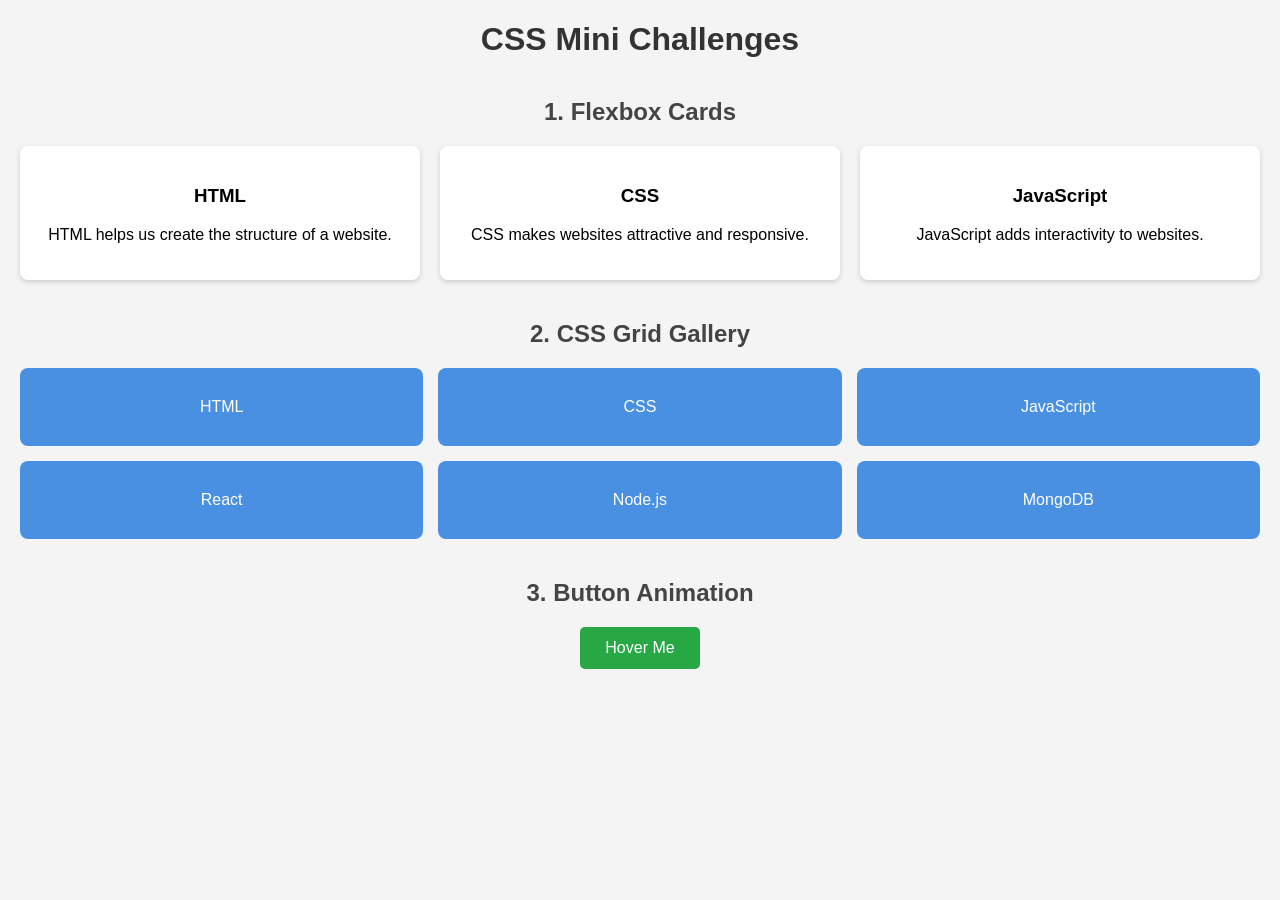
<file: week1/CSS/index.html>
<!DOCTYPE html>
<html lang="en">
<head>
    <meta charset="UTF-8">
    <meta name="viewport" content="width=device-width, initial-scale=1.0">
    <title>CSS Mini Challenges</title>
    <link rel="stylesheet" href="style.css">
</head>
<body>

    <h1>CSS Mini Challenges</h1>
    <h2>1. Flexbox Cards</h2>

    <div class="flex-container">
        <div class="card">
            <h3>HTML</h3>
            <p>HTML helps us create the structure of a website.</p>
        </div>

        <div class="card">
            <h3>CSS</h3>
            <p>CSS makes websites attractive and responsive.</p>
        </div>

        <div class="card">
            <h3>JavaScript</h3>
            <p>JavaScript adds interactivity to websites.</p>
        </div>
    </div>
   

    <h2>2. CSS Grid Gallery</h2>

    <div class="grid-container">
        <div class="grid-item">HTML</div>
        <div class="grid-item">CSS</div>
        <div class="grid-item">JavaScript</div>
        <div class="grid-item">React</div>
        <div class="grid-item">Node.js</div>
        <div class="grid-item">MongoDB</div>
    </div>

    <h2>3. Button Animation</h2>

    <button class="animated-button">Hover Me</button>

</body>
</html>
</file>
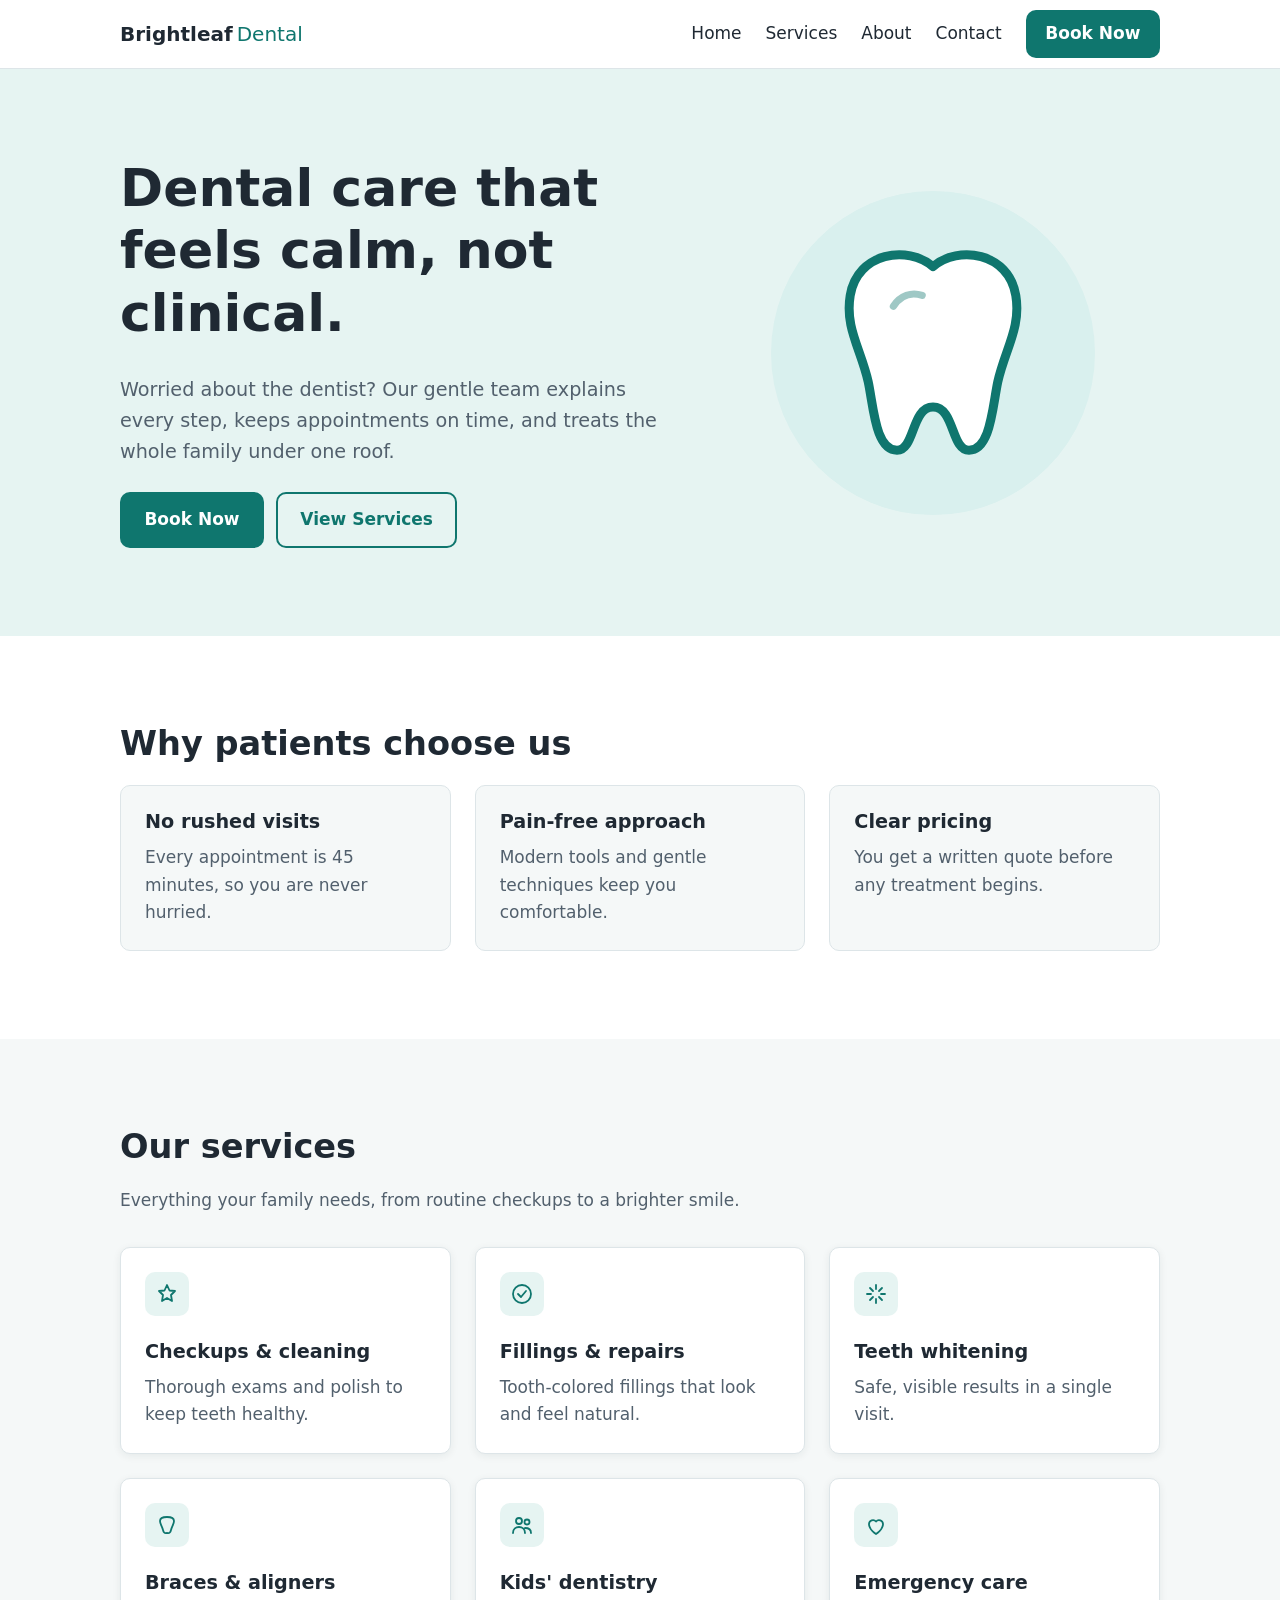
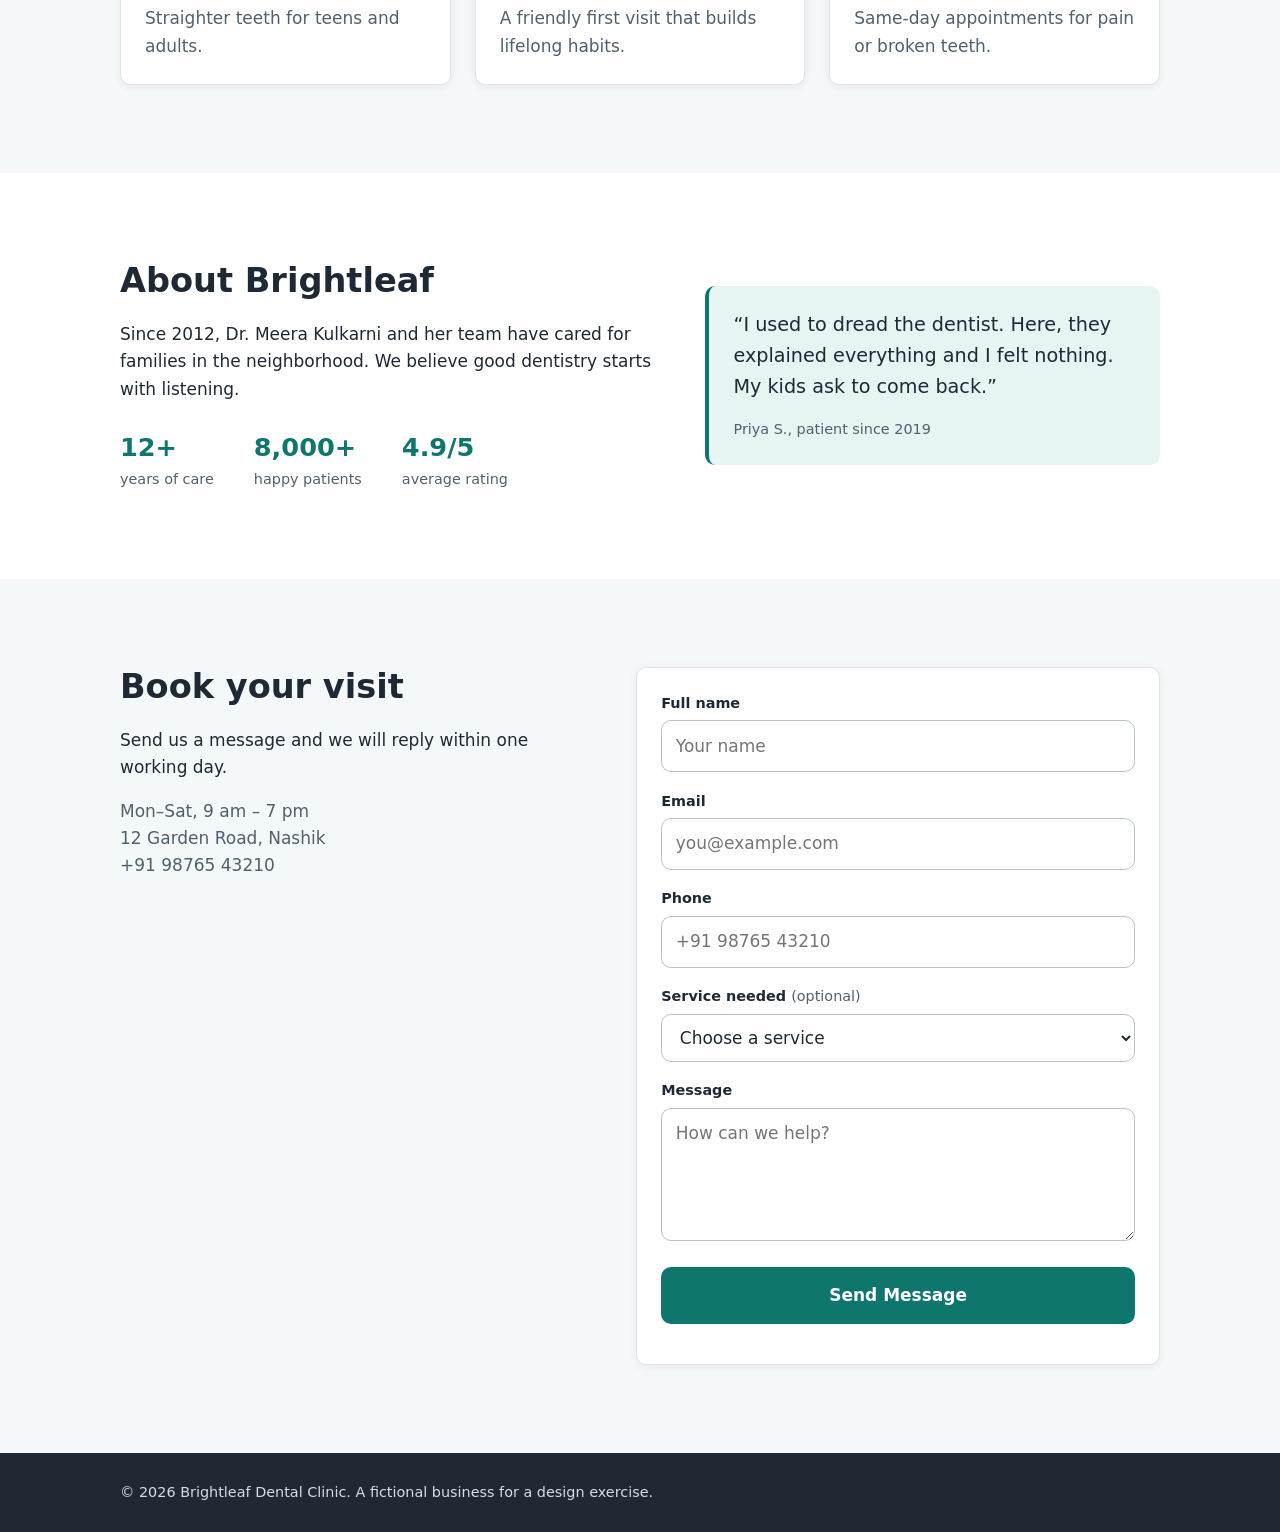
<file: week1/LandingPage/index.html>
<!DOCTYPE html>
<html lang="en">

<head>
    <meta charset="UTF-8">
    <meta name="viewport" content="width=device-width, initial-scale=1">
    <title>Brightleaf Dental Clinic | Gentle family dentistry</title>
    <meta name="description"
        content="Gentle, modern dental care for the whole family. Book your visit at Brightleaf Dental Clinic.">
    <link rel="stylesheet" href="style.css">
</head>

<body>

    <header class="site-header">
        <div class="container nav">
            <a href="#home" class="brand">Brightleaf<span>Dental</span></a>

            <input type="checkbox" id="menu-toggle" class="menu-toggle" aria-label="Toggle menu">
            <label for="menu-toggle" class="menu-button" aria-hidden="true"><span></span></label>

            <nav class="nav-links" aria-label="Main">
                <a href="#home">Home</a>
                <a href="#services">Services</a>
                <a href="#about">About</a>
                <a href="#contact">Contact</a>
                <a href="#contact" class="btn btn-primary">Book Now</a>
            </nav>
        </div>
    </header>

    <main>
        <section id="home" class="hero">
            <div class="container hero-grid">
                <div class="hero-text">
                    <h1>Dental care that feels calm, not clinical.</h1>
                    <p>Worried about the dentist? Our gentle team explains every step, keeps appointments on time, and
                        treats the whole family under one roof.</p>
                    <div class="btn-row">
                        <a href="#contact" class="btn btn-primary">Book Now</a>
                        <a href="#services" class="btn btn-outline">View Services</a>
                    </div>
                </div>
                <div class="hero-visual" aria-hidden="true">
                    <svg viewBox="0 0 200 200" role="img" aria-label="Tooth illustration">
                        <circle cx="100" cy="100" r="90" fill="#d9f0ee" />
                        <path
                            d="M100 52c-14-12-42-8-46 16-3 18 6 30 10 48 3 14 4 38 16 38 10 0 8-24 20-24s10 24 20 24c12 0 13-24 16-38 4-18 13-30 10-48-4-24-32-28-46-16z"
                            fill="#fff" stroke="#0f766e" stroke-width="5" stroke-linejoin="round" />
                        <path d="M78 74c4-6 10-8 16-6" fill="none" stroke="#0f766e" stroke-width="4"
                            stroke-linecap="round" opacity=".4" />
                    </svg>
                </div>
            </div>
        </section>

        <section class="section values">
            <div class="container">
                <h2>Why patients choose us</h2>
                <div class="grid grid-3">
                    <div class="card">
                        <h3>No rushed visits</h3>
                        <p>Every appointment is 45 minutes, so you are never hurried.</p>
                    </div>
                    <div class="card">
                        <h3>Pain-free approach</h3>
                        <p>Modern tools and gentle techniques keep you comfortable.</p>
                    </div>
                    <div class="card">
                        <h3>Clear pricing</h3>
                        <p>You get a written quote before any treatment begins.</p>
                    </div>
                </div>
            </div>
        </section>

        <section id="services" class="section alt">
            <div class="container">
                <h2>Our services</h2>
                <p class="section-intro">Everything your family needs, from routine checkups to a brighter smile.</p>
                <div class="grid grid-3">

                    <article class="card">
                        <svg class="icon" viewBox="0 0 24 24" aria-hidden="true">
                            <path d="M12 3l2.5 5.5L20 9l-4 4 1 6-5-3-5 3 1-6-4-4 5.5-.5z" />
                        </svg>
                        <h3>Checkups &amp; cleaning</h3>
                        <p>Thorough exams and polish to keep teeth healthy.</p>
                    </article>

                    <article class="card">
                        <svg class="icon" viewBox="0 0 24 24" aria-hidden="true">
                            <circle cx="12" cy="12" r="9" />
                            <path d="M8 12l3 3 5-6" />
                        </svg>
                        <h3>Fillings &amp; repairs</h3>
                        <p>Tooth-colored fillings that look and feel natural.</p>
                    </article>

                    <article class="card">
                        <svg class="icon" viewBox="0 0 24 24" aria-hidden="true">
                            <path d="M12 3v4M12 17v4M3 12h4M17 12h4M6 6l3 3M15 15l3 3M18 6l-3 3M9 15l-3 3" />
                        </svg>
                        <h3>Teeth whitening</h3>
                        <p>Safe, visible results in a single visit.</p>
                    </article>

                    <article class="card">
                        <svg class="icon" viewBox="0 0 24 24" aria-hidden="true">
                            <path d="M5 8c0-3 3-4 7-4s7 1 7 4-2 5-3 9-2 3-4 3-3 1-4-3-3-6-3-9z" />
                        </svg>
                        <h3>Braces &amp; aligners</h3>
                        <p>Straighter teeth for teens and adults.</p>
                    </article>

                    <article class="card">
                        <svg class="icon" viewBox="0 0 24 24" aria-hidden="true">
                            <circle cx="9" cy="8" r="3" />
                            <circle cx="17" cy="9" r="2.5" />
                            <path d="M3 20c0-4 3-6 6-6s6 2 6 6M15 15c3 0 6 1 6 5" />
                        </svg>
                        <h3>Kids' dentistry</h3>
                        <p>A friendly first visit that builds lifelong habits.</p>
                    </article>

                    <article class="card">
                        <svg class="icon" viewBox="0 0 24 24" aria-hidden="true">
                            <path d="M12 21s-7-4.5-7-10a4 4 0 0 1 7-2.5A4 4 0 0 1 19 11c0 5.5-7 10-7 10z" />
                        </svg>
                        <h3>Emergency care</h3>
                        <p>Same-day appointments for pain or broken teeth.</p>
                    </article>

                </div>
            </div>
        </section>

        <section id="about" class="section">
            <div class="container about-grid">
                <div>
                    <h2>About Brightleaf</h2>
                    <p>Since 2012, Dr. Meera Kulkarni and her team have cared for families in the neighborhood. We
                        believe good dentistry starts with listening.</p>
                    <ul class="stats">
                        <li><strong>12+</strong> years of care</li>
                        <li><strong>8,000+</strong> happy patients</li>
                        <li><strong>4.9/5</strong> average rating</li>
                    </ul>
                </div>
                <blockquote class="quote">
                    “I used to dread the dentist. Here, they explained everything and I felt nothing. My kids ask to
                    come back.”
                    <cite>Priya S., patient since 2019</cite>
                </blockquote>
            </div>
        </section>

        <section id="contact" class="section alt">
            <div class="container contact-grid">
                <div>
                    <h2>Book your visit</h2>
                    <p>Send us a message and we will reply within one working day.</p>
                    <p class="contact-info">
                        Mon–Sat, 9 am – 7 pm<br>
                        12 Garden Road, Nashik<br>
                        +91 98765 43210
                    </p>
                </div>

                <form class="form" id="contact-form" action="#" method="post" novalidate>
                    <label for="name">Full name</label>
                    <input type="text" id="name" name="name" placeholder="Your name" required minlength="2"
                        autocomplete="name">

                    <label for="email">Email</label>
                    <input type="email" id="email" name="email" placeholder="you@example.com" required
                        autocomplete="email">

                    <label for="phone">Phone</label>
                    <input type="tel" id="phone" name="phone" placeholder="+91 98765 43210" required
                        pattern="[0-9+\s\-]{8,15}" autocomplete="tel">

                    <label for="service">Service needed <span class="optional">(optional)</span></label>
                    <select id="service" name="service">
                        <option value="">Choose a service</option>
                        <option>Checkup &amp; cleaning</option>
                        <option>Fillings &amp; repairs</option>
                        <option>Teeth whitening</option>
                        <option>Braces &amp; aligners</option>
                        <option>Kids' dentistry</option>
                        <option>Emergency care</option>
                    </select>

                    <label for="message">Message</label>
                    <textarea id="message" name="message" rows="4" placeholder="How can we help?" required
                        minlength="10"></textarea>

                    <button type="submit" class="btn btn-primary btn-block">Send Message</button>
                    <p class="form-status" id="form-status" role="status" aria-live="polite"></p>
                </form>
            </div>
        </section>
    </main>

    <footer class="site-footer">
        <div class="container">
            <p>&copy; 2026 Brightleaf Dental Clinic. A fictional business for a design exercise.</p>
        </div>
    </footer>

    <script>
        const form = document.getElementById('contact-form');
        const status = document.getElementById('form-status');
        form.addEventListener('submit', function (e) {
            e.preventDefault();
            if (!form.checkValidity()) {
                form.reportValidity();
                status.textContent = 'Please fix the highlighted fields and try again.';
                status.className = 'form-status error';
                return;
            }
            status.textContent = 'Thank you! We will contact you within one working day.';
            status.className = 'form-status success';
            form.reset();
        });
    </script>
</body>

</html>
</file>
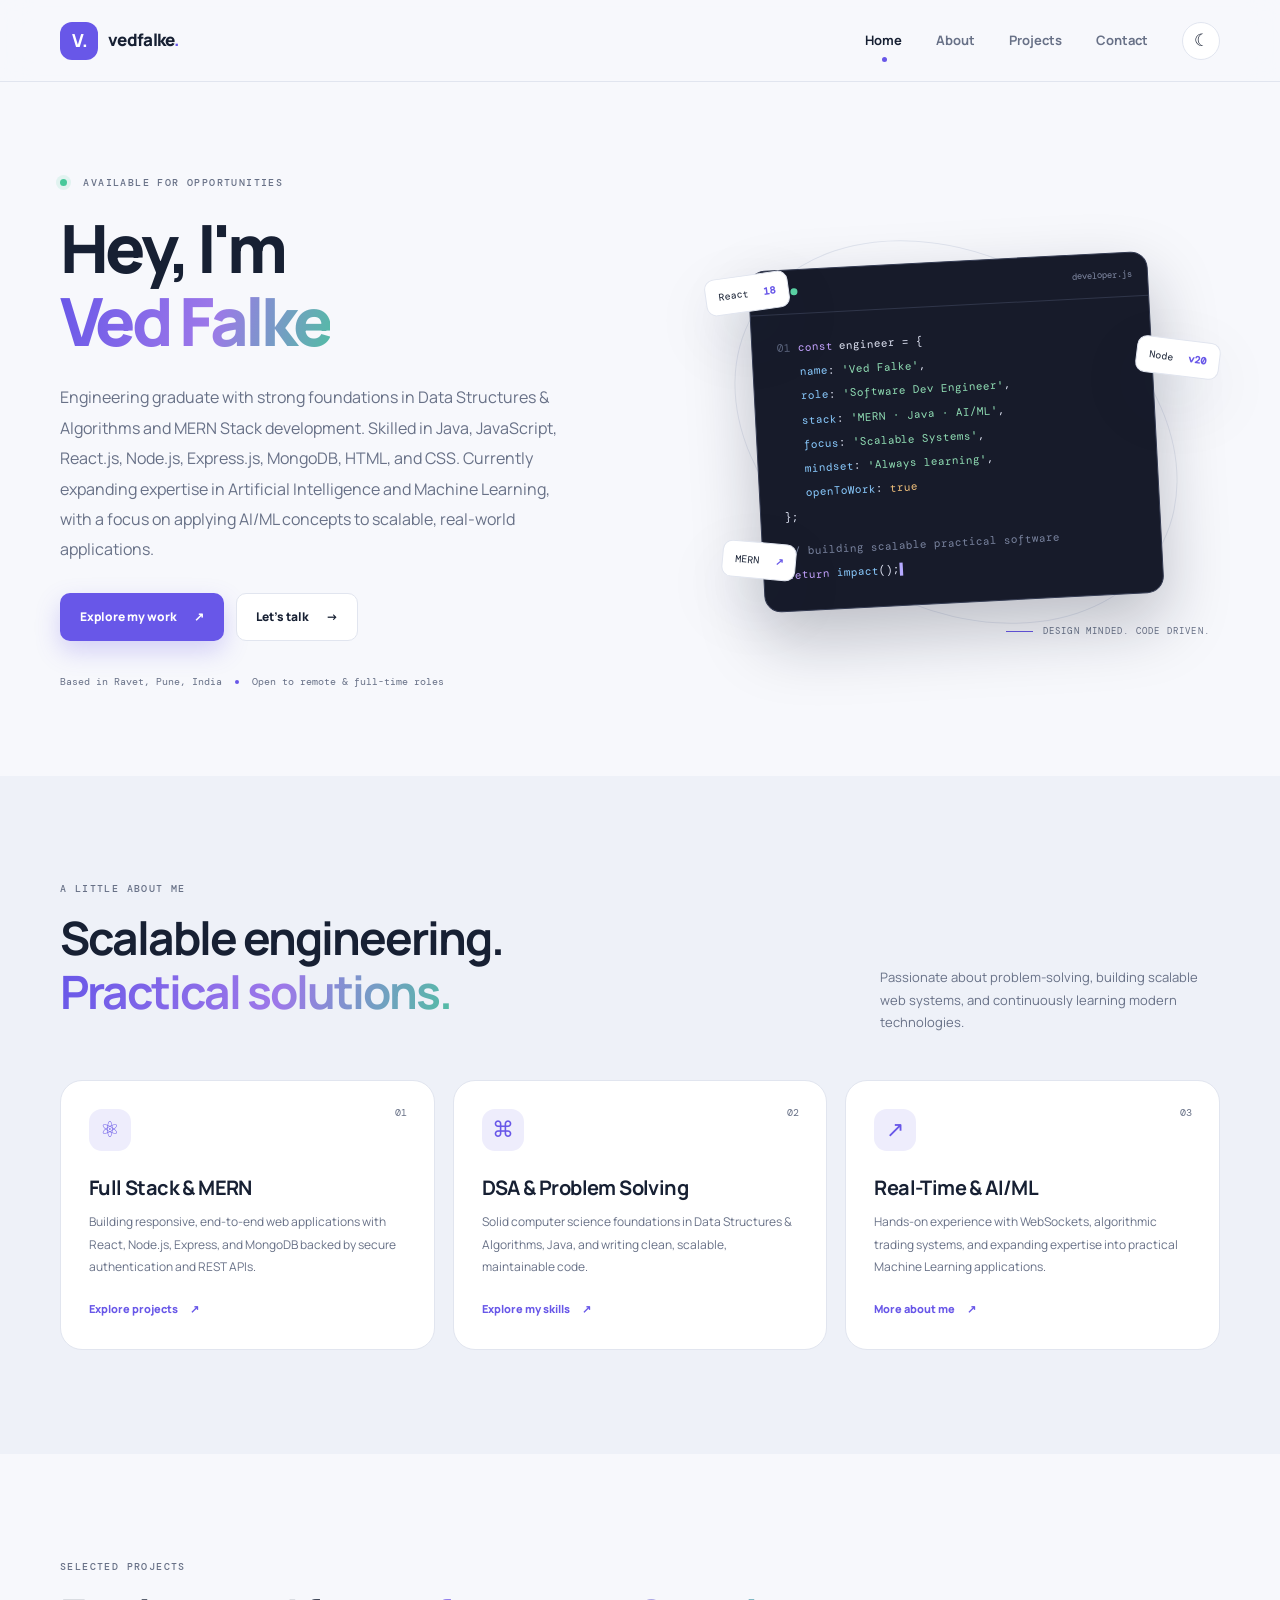
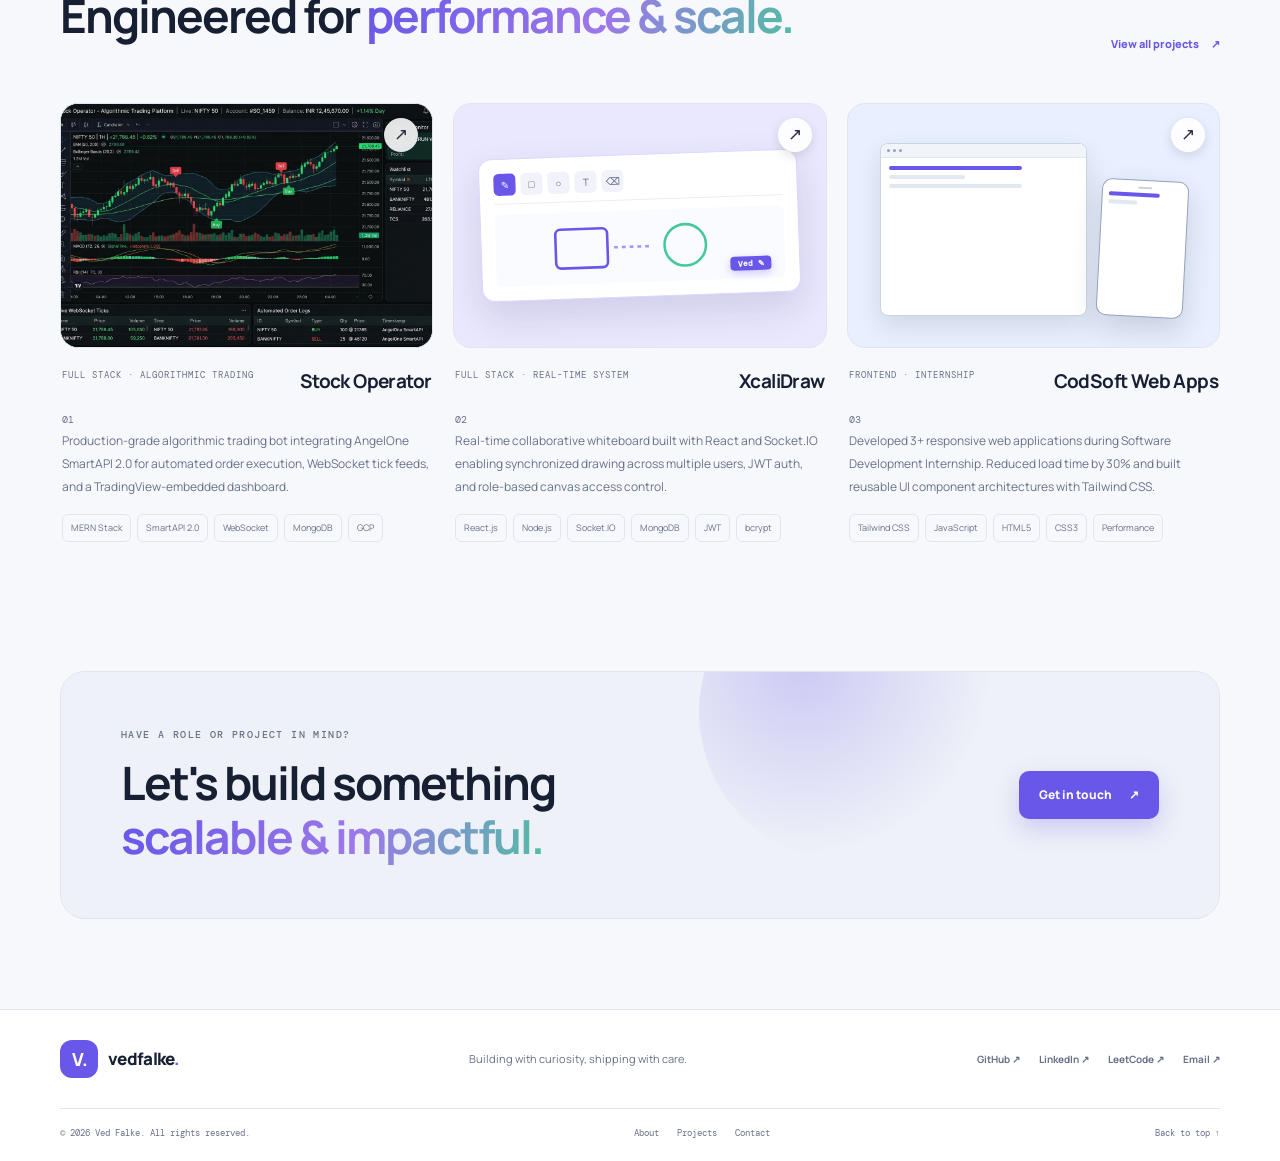
<file: week1/portfolio-website/portfolio-website/index.html>
<!doctype html>
<html lang="en">

<head>
  <meta charset="utf-8">
  <meta name="viewport" content="width=device-width, initial-scale=1">
  <meta name="description"
    content="Ved Falke — Software Development Engineer specializing in MERN Stack, Data Structures & Algorithms, real-time systems, and AI/ML.">
  <title>Ved Falke — Software Development Engineer</title>
  <link rel="icon" href="assets/icons/favicon.svg" type="image/svg+xml">
  <link rel="stylesheet" href="css/style.css">
  <script src="js/script.js" defer></script>
</head>

<body>
  <a class="skip-link" href="#main">Skip to content</a>
  <header class="site-header">
    <div class="container nav-wrap">
      <a class="brand" href="index.html" aria-label="Ved Falke home"><span
          class="brand-mark">V.</span><span>vedfalke<span class="brand-dot">.</span></span></a>
      <button class="menu-toggle" aria-expanded="false" aria-controls="primary-nav"
        aria-label="Open navigation"><span></span><span></span></button>
      <nav id="primary-nav" class="primary-nav" aria-label="Main navigation">
        <a class="active" href="index.html">Home</a><a href="about.html">About</a><a href="projects.html">Projects</a><a
          href="contact.html">Contact</a>
        <button class="theme-toggle" type="button" aria-label="Switch color theme" title="Switch color theme"><span
            class="theme-icon">☾</span></button>
      </nav>
    </div>
  </header>
  <main id="main">
    <section class="hero section">
      <div class="container hero-grid">
        <div class="hero-copy reveal">
          <p class="eyebrow"><span class="status-dot"></span> AVAILABLE FOR OPPORTUNITIES</p>
          <h1>Hey, I'm <br><span class="text-gradient">Ved Falke</span></h1>
          <p class="hero-lead">Engineering graduate with strong foundations in Data Structures &amp; Algorithms and MERN
            Stack development. Skilled in Java, JavaScript, React.js, Node.js, Express.js, MongoDB, HTML, and CSS.
            Currently expanding expertise in Artificial Intelligence and Machine Learning, with a focus on applying
            AI/ML concepts to scalable, real-world applications.</p>
          <div class="hero-actions"><a class="btn btn-primary" href="projects.html">Explore my work <span
                aria-hidden="true">↗</span></a><a class="btn btn-secondary" href="contact.html">Let's talk <span
                aria-hidden="true">→</span></a></div>
          <div class="hero-meta"><span>Based in Ravet, Pune, India</span><span class="meta-separator"></span><span>Open
              to remote &amp; full-time roles</span></div>
        </div>
        <div class="hero-art reveal" aria-label="Decorative abstract code illustration">
          <div class="orbit orbit-one"></div>
          <div class="orbit orbit-two"></div>
          <div class="floating-chip chip-html">React <b>18</b></div>
          <div class="floating-chip chip-css">Node <b>v20</b></div>
          <div class="floating-chip chip-js">MERN <b>↗</b></div>
          <div class="code-window">
            <div class="window-top"><span></span><span></span><span></span><small>developer.js</small></div>
            <div class="code-content">
              <p><span class="code-muted">01</span> <span class="code-purple">const</span> engineer = {</p>
              <p class="indent"><span class="code-blue">name</span>: <span class="code-green">'Ved Falke'</span>,</p>
              <p class="indent"><span class="code-blue">role</span>: <span class="code-green">'Software Dev
                  Engineer'</span>,</p>
              <p class="indent"><span class="code-blue">stack</span>: <span class="code-green">'MERN · Java ·
                  AI/ML'</span>,</p>
              <p class="indent"><span class="code-blue">focus</span>: <span class="code-green">'Scalable
                  Systems'</span>,</p>
              <p class="indent"><span class="code-blue">mindset</span>: <span class="code-green">'Always
                  learning'</span>,</p>
              <p class="indent"><span class="code-blue">openToWork</span>: <span class="code-orange">true</span></p>
              <p>};</p>
              <p class="code-comment">// building scalable practical software</p>
              <p><span class="code-purple">return</span> <span class="code-blue">impact</span>();<span
                  class="cursor">▍</span></p>
            </div>
          </div>
          <div class="art-caption"><span class="caption-line"></span><span>DESIGN MINDED. CODE DRIVEN.</span></div>
        </div>
      </div>
    </section>

    <section class="section section-soft">
      <div class="container">
        <div class="section-heading reveal">
          <div>
            <p class="eyebrow">A LITTLE ABOUT ME</p>
            <h2>Scalable engineering.<br><span class="text-gradient">Practical solutions.</span></h2>
          </div>
          <p class="heading-note">Passionate about problem-solving, building scalable web systems, and continuously
            learning modern technologies.</p>
        </div>
        <div class="feature-grid">
          <article class="feature-card reveal"><span class="feature-number">01</span>
            <div class="feature-icon">⚛</div>
            <h3>Full Stack &amp; MERN</h3>
            <p>Building responsive, end-to-end web applications with React, Node.js, Express, and MongoDB backed by
              secure authentication and REST APIs.</p><a class="text-link" href="projects.html">Explore projects
              <span>↗</span></a>
          </article>
          <article class="feature-card reveal"><span class="feature-number">02</span>
            <div class="feature-icon">⌘</div>
            <h3>DSA &amp; Problem Solving</h3>
            <p>Solid computer science foundations in Data Structures &amp; Algorithms, Java, and writing clean,
              scalable, maintainable code.</p><a class="text-link" href="about.html#skills">Explore my skills
              <span>↗</span></a>
          </article>
          <article class="feature-card reveal"><span class="feature-number">03</span>
            <div class="feature-icon">↗</div>
            <h3>Real-Time &amp; AI/ML</h3>
            <p>Hands-on experience with WebSockets, algorithmic trading systems, and expanding expertise into practical
              Machine Learning applications.</p><a class="text-link" href="about.html">More about me <span>↗</span></a>
          </article>
        </div>
      </div>
    </section>
    <section class="section">
      <div class="container">
        <div class="section-heading reveal">
          <div>
            <p class="eyebrow">SELECTED PROJECTS</p>
            <h2>Engineered for <span class="text-gradient">performance &amp; scale.</span></h2>
          </div><a class="text-link heading-link" href="projects.html">View all projects <span>↗</span></a>
        </div>
        <div class="project-grid">
          <article class="project-card reveal"><a class="project-visual visual-stock"
              href="projects.html#stock-operator" aria-label="View Stock Operator algorithmic trading bot project">
              <img src="assets/images/stock-operator.jpg"
                alt="Stock Operator Algorithmic Trading Platform and Live NIFTY 50 Dashboard" loading="lazy">
              <span class="project-arrow">↗</span>
            </a>
            <div class="project-info">
              <div>
                <p class="project-type">FULL STACK · ALGORITHMIC TRADING</p>
                <h3>Stock Operator</h3>
              </div><span class="project-index">01</span>
              <p>Production-grade algorithmic trading bot integrating AngelOne SmartAPI 2.0 for automated order
                execution, WebSocket tick feeds, and a TradingView-embedded dashboard.</p>
              <div class="tag-row"><span>MERN Stack</span><span>SmartAPI
                  2.0</span><span>WebSocket</span><span>MongoDB</span><span>GCP</span></div>
            </div>
          </article>
          <article class="project-card reveal"><a class="project-visual visual-draw" href="projects.html#xcalidraw"
              aria-label="View XcaliDraw collaborative whiteboard project">
              <div class="draw-mock">
                <div class="draw-toolbar">
                  <span class="draw-tool-btn active">✎</span>
                  <span class="draw-tool-btn">□</span>
                  <span class="draw-tool-btn">○</span>
                  <span class="draw-tool-btn">T</span>
                  <span class="draw-tool-btn">⌫</span>
                </div>
                <div class="draw-canvas">
                  <svg class="draw-svg" viewBox="0 0 160 50">
                    <rect x="15" y="10" width="40" height="30" rx="4" fill="none" stroke="#6857e8" stroke-width="2" />
                    <path d="M 60 25 L 90 25" stroke="#a19aff" stroke-width="2" stroke-dasharray="3,3" />
                    <circle cx="115" cy="25" r="16" fill="none" stroke="#46c99a" stroke-width="2" />
                  </svg>
                  <span class="user-cursor">Ved ✎</span>
                </div>
              </div><span class="project-arrow">↗</span>
            </a>
            <div class="project-info">
              <div>
                <p class="project-type">FULL STACK · REAL-TIME SYSTEM</p>
                <h3>XcaliDraw</h3>
              </div><span class="project-index">02</span>
              <p>Real-time collaborative whiteboard built with React and Socket.IO enabling synchronized drawing across
                multiple users, JWT auth, and role-based canvas access control.</p>
              <div class="tag-row">
                <span>React.js</span><span>Node.js</span><span>Socket.IO</span><span>MongoDB</span><span>JWT</span><span>bcrypt</span>
              </div>
            </div>
          </article>
          <article class="project-card reveal"><a class="project-visual visual-responsive"
              href="projects.html#codsoft-web" aria-label="View CodSoft responsive web apps project">
              <div class="responsive-mock">
                <div class="mock-desktop">
                  <div class="mock-desktop-bar"><i></i><i></i><i></i></div>
                  <div class="mock-desktop-body">
                    <div class="mock-bar w-70 accent"></div>
                    <div class="mock-bar w-40"></div>
                    <div class="mock-bar w-70"></div>
                  </div>
                </div>
                <div class="mock-mobile">
                  <div class="mock-mobile-notch"></div>
                  <div class="mock-bar w-70 accent"></div>
                  <div class="mock-bar w-40"></div>
                </div>
              </div><span class="project-arrow">↗</span>
            </a>
            <div class="project-info">
              <div>
                <p class="project-type">FRONTEND · INTERNSHIP</p>
                <h3>CodSoft Web Apps</h3>
              </div><span class="project-index">03</span>
              <p>Developed 3+ responsive web applications during Software Development Internship. Reduced load time by
                30% and built reusable UI component architectures with Tailwind CSS.</p>
              <div class="tag-row"><span>Tailwind
                  CSS</span><span>JavaScript</span><span>HTML5</span><span>CSS3</span><span>Performance</span></div>
            </div>
          </article>
        </div>
      </div>
    </section>
    <section class="cta-section">
      <div class="container cta-inner reveal">
        <div>
          <p class="eyebrow">HAVE A ROLE OR PROJECT IN MIND?</p>
          <h2>Let's build something<br><span class="text-gradient">scalable &amp; impactful.</span></h2>
        </div><a class="btn btn-primary" href="contact.html">Get in touch <span>↗</span></a>
        <div class="cta-orb"></div>
      </div>
    </section>
  </main>
  <footer class="site-footer">
    <div class="container footer-top"><a class="brand" href="index.html"><span
          class="brand-mark">V.</span><span>vedfalke<span class="brand-dot">.</span></span></a>
      <p>Building with curiosity, shipping with care.</p>
      <div class="social-links">
        <a href="https://github.com/vedfalke" target="_blank" rel="noreferrer">GitHub ↗</a>
        <a href="https://www.linkedin.com/in/ved-falke/" target="_blank" rel="noreferrer">LinkedIn ↗</a>
        <a href="https://leetcode.com/u/vedfalke/" target="_blank" rel="noreferrer">LeetCode ↗</a>
        <a href="mailto:falkeved9@gmail.com">Email ↗</a>
      </div>
    </div>
    <div class="container footer-bottom"><span>© <span data-year>2026</span> Ved Falke. All rights reserved.</span>
      <div><a href="about.html">About</a><a href="projects.html">Projects</a><a href="contact.html">Contact</a></div><a
        class="back-top" href="#main">Back to top ↑</a>
    </div>
  </footer>
</body>

</html>
</file>
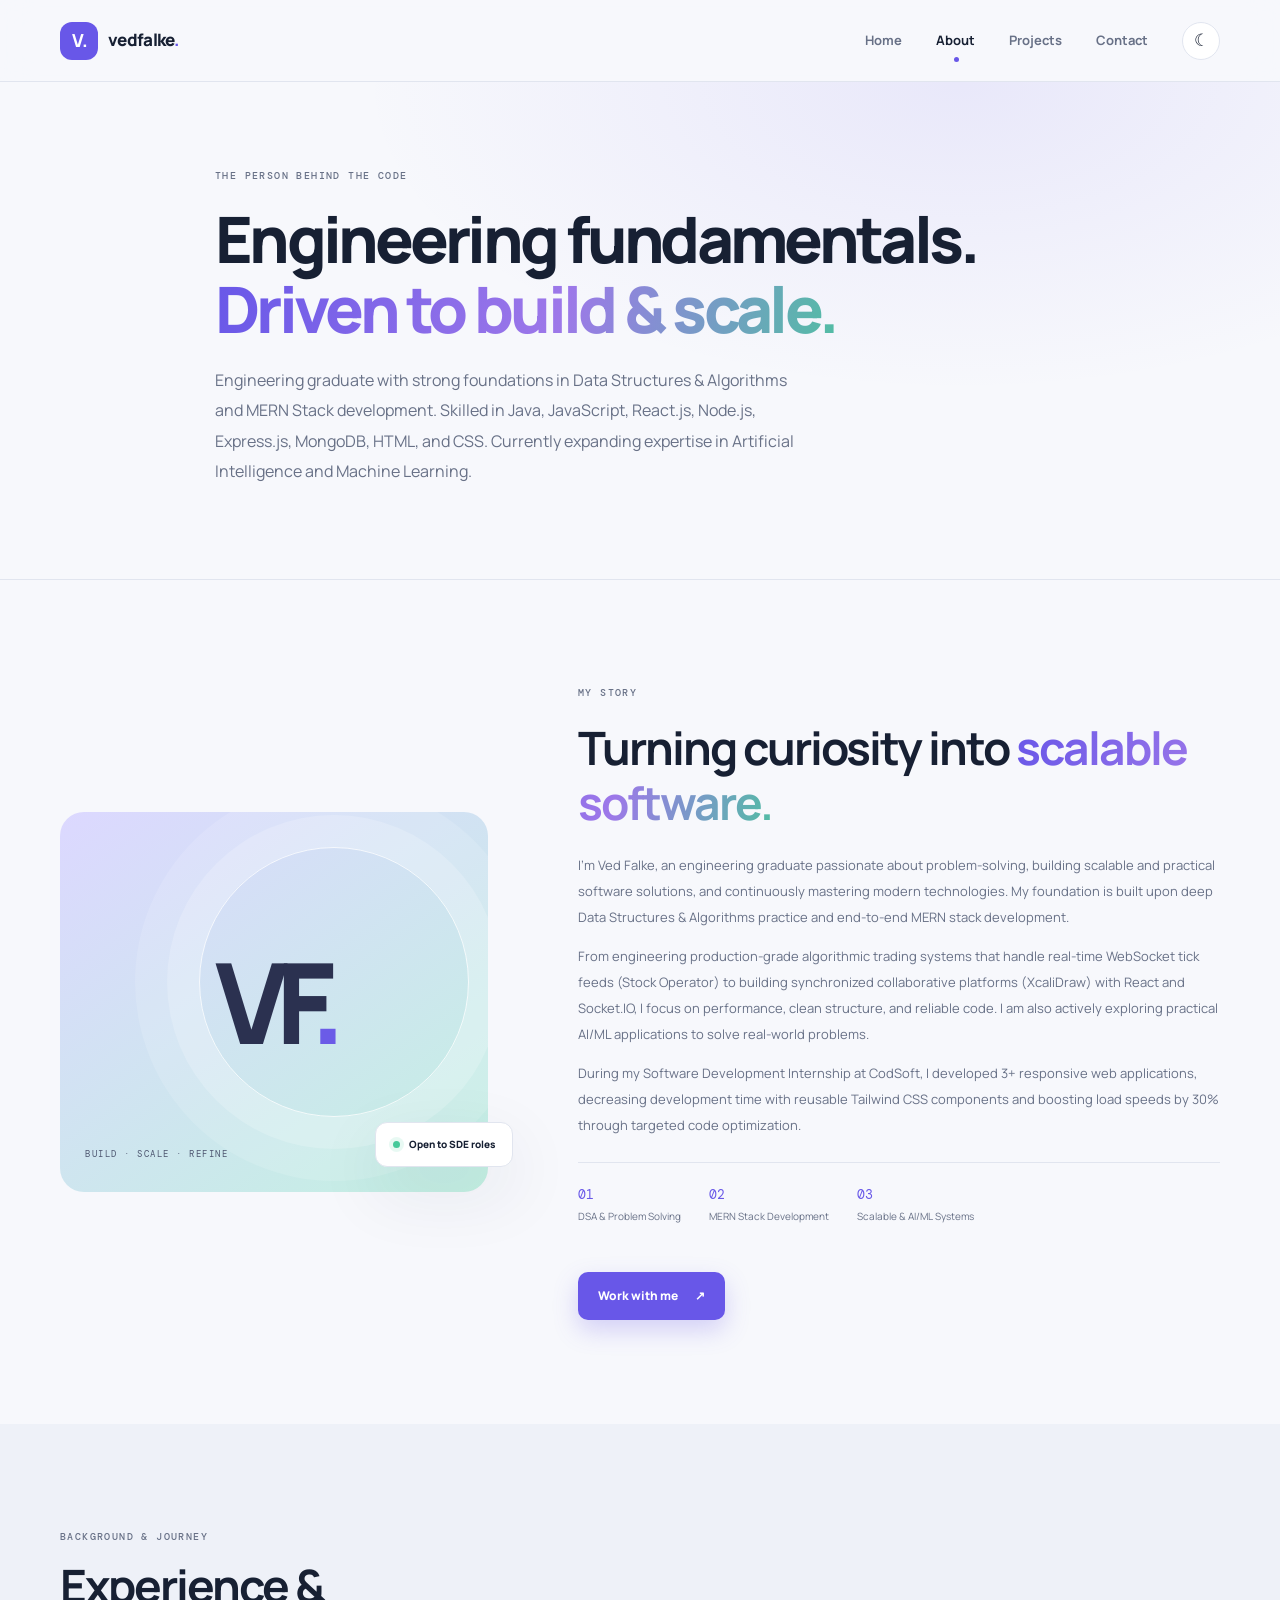
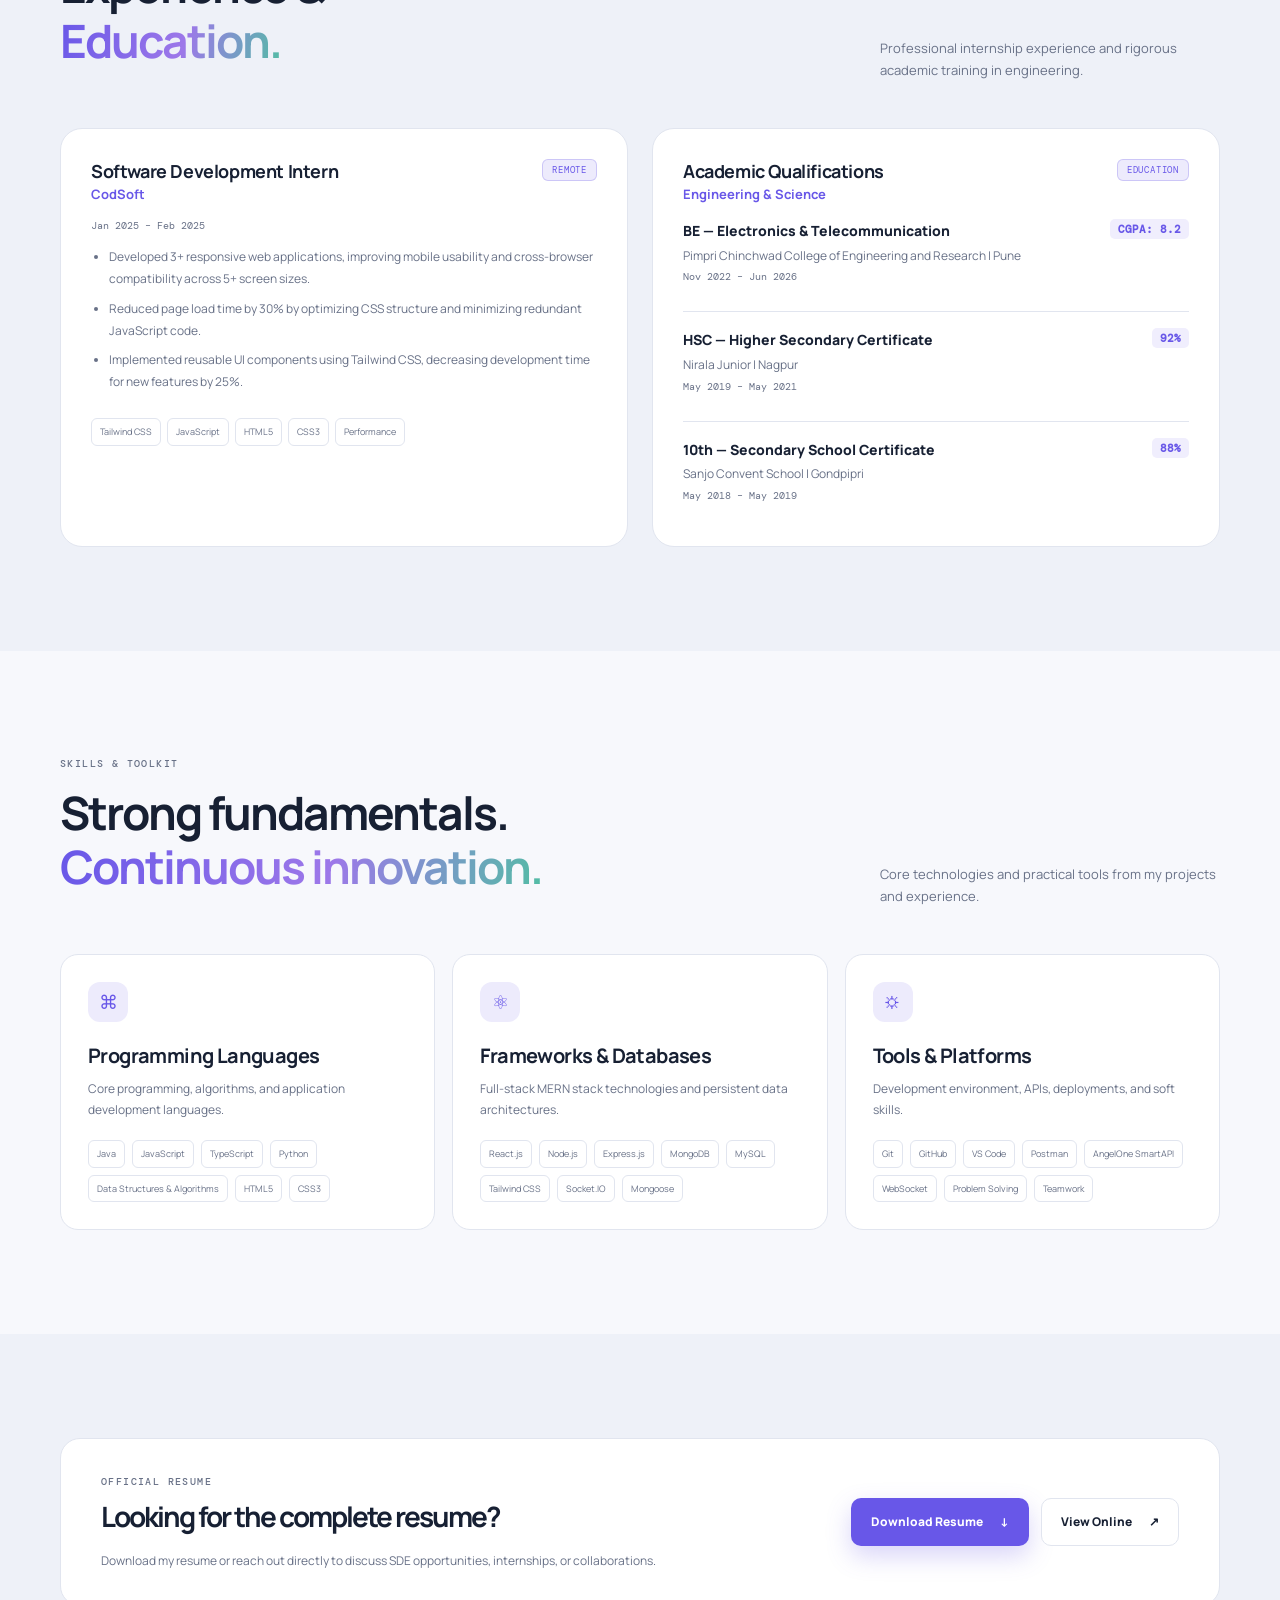
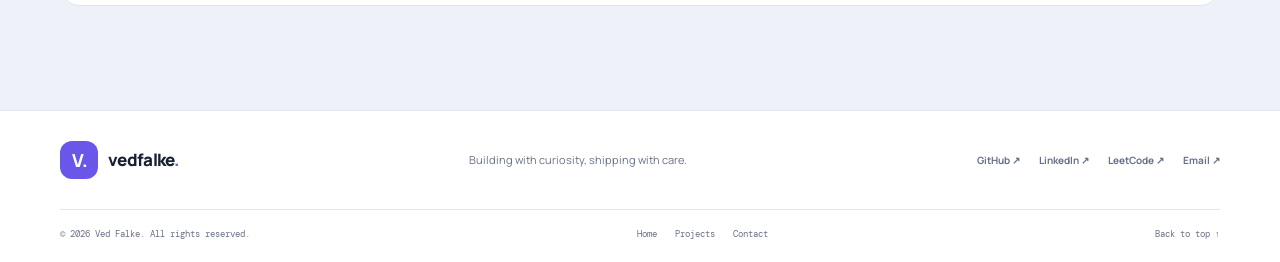
<file: week1/portfolio-website/portfolio-website/about.html>
<!doctype html>
<html lang="en">

<head>
    <meta charset="utf-8">
    <meta name="viewport" content="width=device-width, initial-scale=1">
    <meta name="description"
        content="Learn about Ved Falke — Software Development Engineer with strong foundations in Data Structures &amp; Algorithms, MERN Stack, and AI/ML.">
    <title>About — Ved Falke</title>
    <link rel="icon" href="assets/icons/favicon.svg" type="image/svg+xml">
    <link rel="stylesheet" href="css/style.css">
    <script src="js/script.js" defer></script>
</head>

<body>
    <a class="skip-link" href="#main">Skip to content</a>
    <header class="site-header">
        <div class="container nav-wrap"><a class="brand" href="index.html"><span
                    class="brand-mark">V.</span><span>vedfalke<span class="brand-dot">.</span></span></a><button
                class="menu-toggle" aria-expanded="false" aria-controls="primary-nav"
                aria-label="Open navigation"><span></span><span></span></button>
            <nav id="primary-nav" class="primary-nav" aria-label="Main navigation"><a href="index.html">Home</a><a
                    class="active" href="about.html">About</a><a href="projects.html">Projects</a><a
                    href="contact.html">Contact</a><button class="theme-toggle" type="button"
                    aria-label="Switch color theme" title="Switch color theme"><span
                        class="theme-icon">☾</span></button></nav>
        </div>
    </header>
    <main id="main">
        <section class="page-hero section">
            <div class="container page-hero-inner reveal">
                <p class="eyebrow">THE PERSON BEHIND THE CODE</p>
                <h1>Engineering fundamentals.<br><span class="text-gradient">Driven to build &amp; scale.</span></h1>
                <p class="hero-lead">Engineering graduate with strong foundations in Data Structures &amp; Algorithms
                    and MERN Stack development. Skilled in Java, JavaScript, React.js, Node.js, Express.js, MongoDB,
                    HTML, and CSS. Currently expanding expertise in Artificial Intelligence and Machine Learning.</p>
            </div>
        </section>
        <section class="section">
            <div class="container about-layout">
                <div class="about-portrait reveal">
                    <div class="portrait-card">
                        <div class="portrait-monogram">VF<span>.</span></div>
                        <p>BUILD · SCALE · REFINE</p>
                        <div class="portrait-decoration"></div>
                    </div>
                    <div class="availability-card"><span class="status-dot"></span><span>Open to SDE roles</span></div>
                </div>
                <div class="about-copy reveal">
                    <p class="eyebrow">MY STORY</p>
                    <h2>Turning curiosity into <span class="text-gradient">scalable software.</span></h2>
                    <p>I'm Ved Falke, an engineering graduate passionate about problem-solving, building scalable and
                        practical software solutions, and continuously mastering modern technologies. My foundation is
                        built upon deep Data Structures &amp; Algorithms practice and end-to-end MERN stack development.
                    </p>
                    <p>From engineering production-grade algorithmic trading systems that handle real-time WebSocket
                        tick feeds (Stock Operator) to building synchronized collaborative platforms (XcaliDraw) with
                        React and Socket.IO, I focus on performance, clean structure, and reliable code. I am also
                        actively exploring practical AI/ML applications to solve real-world problems.</p>
                    <p>During my Software Development Internship at CodSoft, I developed 3+ responsive web applications,
                        decreasing development time with reusable Tailwind CSS components and boosting load speeds by
                        30% through targeted code optimization.</p>
                    <div class="about-facts">
                        <div><strong>01</strong><span>DSA &amp; Problem Solving</span></div>
                        <div><strong>02</strong><span>MERN Stack Development</span></div>
                        <div><strong>03</strong><span>Scalable &amp; AI/ML Systems</span></div>
                    </div><a class="btn btn-primary" href="contact.html">Work with me <span>↗</span></a>
                </div>
            </div>
        </section>
        <section class="section section-soft" id="experience">
            <div class="container">
                <div class="section-heading reveal">
                    <div>
                        <p class="eyebrow">BACKGROUND &amp; JOURNEY</p>
                        <h2>Experience &amp;<br><span class="text-gradient">Education.</span></h2>
                    </div>
                    <p class="heading-note">Professional internship experience and rigorous academic training in
                        engineering.</p>
                </div>
                <div class="exp-edu-grid">
                    <article class="exp-card reveal">
                        <div class="exp-header">
                            <div>
                                <h3 class="exp-title">Software Development Intern</h3>
                                <div class="exp-company">CodSoft</div>
                            </div>
                            <span class="exp-tag">REMOTE</span>
                        </div>
                        <div class="exp-date">Jan 2025 – Feb 2025</div>
                        <ul class="exp-bullets">
                            <li>Developed 3+ responsive web applications, improving mobile usability and cross-browser
                                compatibility across 5+ screen sizes.</li>
                            <li>Reduced page load time by 30% by optimizing CSS structure and minimizing redundant
                                JavaScript code.</li>
                            <li>Implemented reusable UI components using Tailwind CSS, decreasing development time for
                                new features by 25%.</li>
                        </ul>
                        <div class="tag-row">
                            <span>Tailwind
                                CSS</span><span>JavaScript</span><span>HTML5</span><span>CSS3</span><span>Performance</span>
                        </div>
                    </article>
                    <article class="edu-card reveal">
                        <div class="edu-header">
                            <div>
                                <h3 class="edu-title">Academic Qualifications</h3>
                                <div class="exp-company">Engineering &amp; Science</div>
                            </div>
                            <span class="edu-tag">EDUCATION</span>
                        </div>
                        <div class="edu-stack">
                            <div class="edu-item">
                                <div class="edu-item-header">
                                    <div class="edu-degree">BE — Electronics &amp; Telecommunication</div>
                                    <span class="edu-score">CGPA: 8.2</span>
                                </div>
                                <div class="edu-inst-text">Pimpri Chinchwad College of Engineering and Research | Pune
                                </div>
                                <div class="edu-date">Nov 2022 – Jun 2026</div>
                            </div>
                            <div class="edu-item">
                                <div class="edu-item-header">
                                    <div class="edu-degree">HSC — Higher Secondary Certificate</div>
                                    <span class="edu-score">92%</span>
                                </div>
                                <div class="edu-inst-text">Nirala Junior | Nagpur</div>
                                <div class="edu-date">May 2019 – May 2021</div>
                            </div>
                            <div class="edu-item">
                                <div class="edu-item-header">
                                    <div class="edu-degree">10th — Secondary School Certificate</div>
                                    <span class="edu-score">88%</span>
                                </div>
                                <div class="edu-inst-text">Sanjo Convent School | Gondpipri</div>
                                <div class="edu-date">May 2018 – May 2019</div>
                            </div>
                        </div>
                    </article>
                </div>
            </div>
        </section>
        <section class="section" id="skills">
            <div class="container">
                <div class="section-heading reveal">
                    <div>
                        <p class="eyebrow">SKILLS &amp; TOOLKIT</p>
                        <h2>Strong fundamentals.<br><span class="text-gradient">Continuous innovation.</span></h2>
                    </div>
                    <p class="heading-note">Core technologies and practical tools from my projects and experience.</p>
                </div>
                <div class="skills-layout">
                    <article class="skill-group reveal"><span class="skill-icon">⌘</span>
                        <h3>Programming Languages</h3>
                        <p>Core programming, algorithms, and application development languages.</p>
                        <div class="skill-pills">
                            <span>Java</span><span>JavaScript</span><span>TypeScript</span><span>Python</span><span>Data
                                Structures &amp; Algorithms</span><span>HTML5</span><span>CSS3</span>
                        </div>
                    </article>
                    <article class="skill-group reveal"><span class="skill-icon">⚛</span>
                        <h3>Frameworks &amp; Databases</h3>
                        <p>Full-stack MERN stack technologies and persistent data architectures.</p>
                        <div class="skill-pills">
                            <span>React.js</span><span>Node.js</span><span>Express.js</span><span>MongoDB</span><span>MySQL</span><span>Tailwind
                                CSS</span><span>Socket.IO</span><span>Mongoose</span>
                        </div>
                    </article>
                    <article class="skill-group reveal"><span class="skill-icon">⛭</span>
                        <h3>Tools &amp; Platforms</h3>
                        <p>Development environment, APIs, deployments, and soft skills.</p>
                        <div class="skill-pills">
                            <span>Git</span><span>GitHub</span><span>VS Code</span><span>Postman</span><span>AngelOne
                                SmartAPI</span><span>WebSocket</span><span>Problem Solving</span><span>Teamwork</span>
                        </div>
                    </article>
                </div>
            </div>
        </section>
        <section class="section section-soft">
            <div class="container resume-panel reveal">
                <div>
                    <p class="eyebrow">OFFICIAL RESUME</p>
                    <h2>Looking for the complete resume?</h2>
                    <p>Download my resume or reach out directly to discuss SDE opportunities, internships, or
                        collaborations.</p>
                </div>
                <div style="display: flex; gap: 12px; flex-wrap: wrap;">
                    <a class="btn btn-primary" href="resume/ved-falke-resume.pdf"
                        download="ved-falke-resume.pdf">Download Resume <span>↓</span></a>
                    <a class="btn btn-secondary" href="resume/ved-falke-resume.html" target="_blank">View Online
                        <span>↗</span></a>
                </div>
            </div>
        </section>
    </main>
    <footer class="site-footer">
        <div class="container footer-top"><a class="brand" href="index.html"><span
                    class="brand-mark">V.</span><span>vedfalke<span class="brand-dot">.</span></span></a>
            <p>Building with curiosity, shipping with care.</p>
            <div class="social-links">
                <a href="https://github.com/vedfalke" target="_blank" rel="noreferrer">GitHub ↗</a>
                <a href="https://www.linkedin.com/in/ved-falke/" target="_blank" rel="noreferrer">LinkedIn ↗</a>
                <a href="https://leetcode.com/u/vedfalke/" target="_blank" rel="noreferrer">LeetCode ↗</a>
                <a href="mailto:falkeved9@gmail.com">Email ↗</a>
            </div>
        </div>
        <div class="container footer-bottom"><span>© <span data-year>2026</span> Ved Falke. All rights reserved.</span>
            <div><a href="index.html">Home</a><a href="projects.html">Projects</a><a href="contact.html">Contact</a>
            </div><a class="back-top" href="#main">Back to top ↑</a>
        </div>
    </footer>
</body>

</html>
</file>
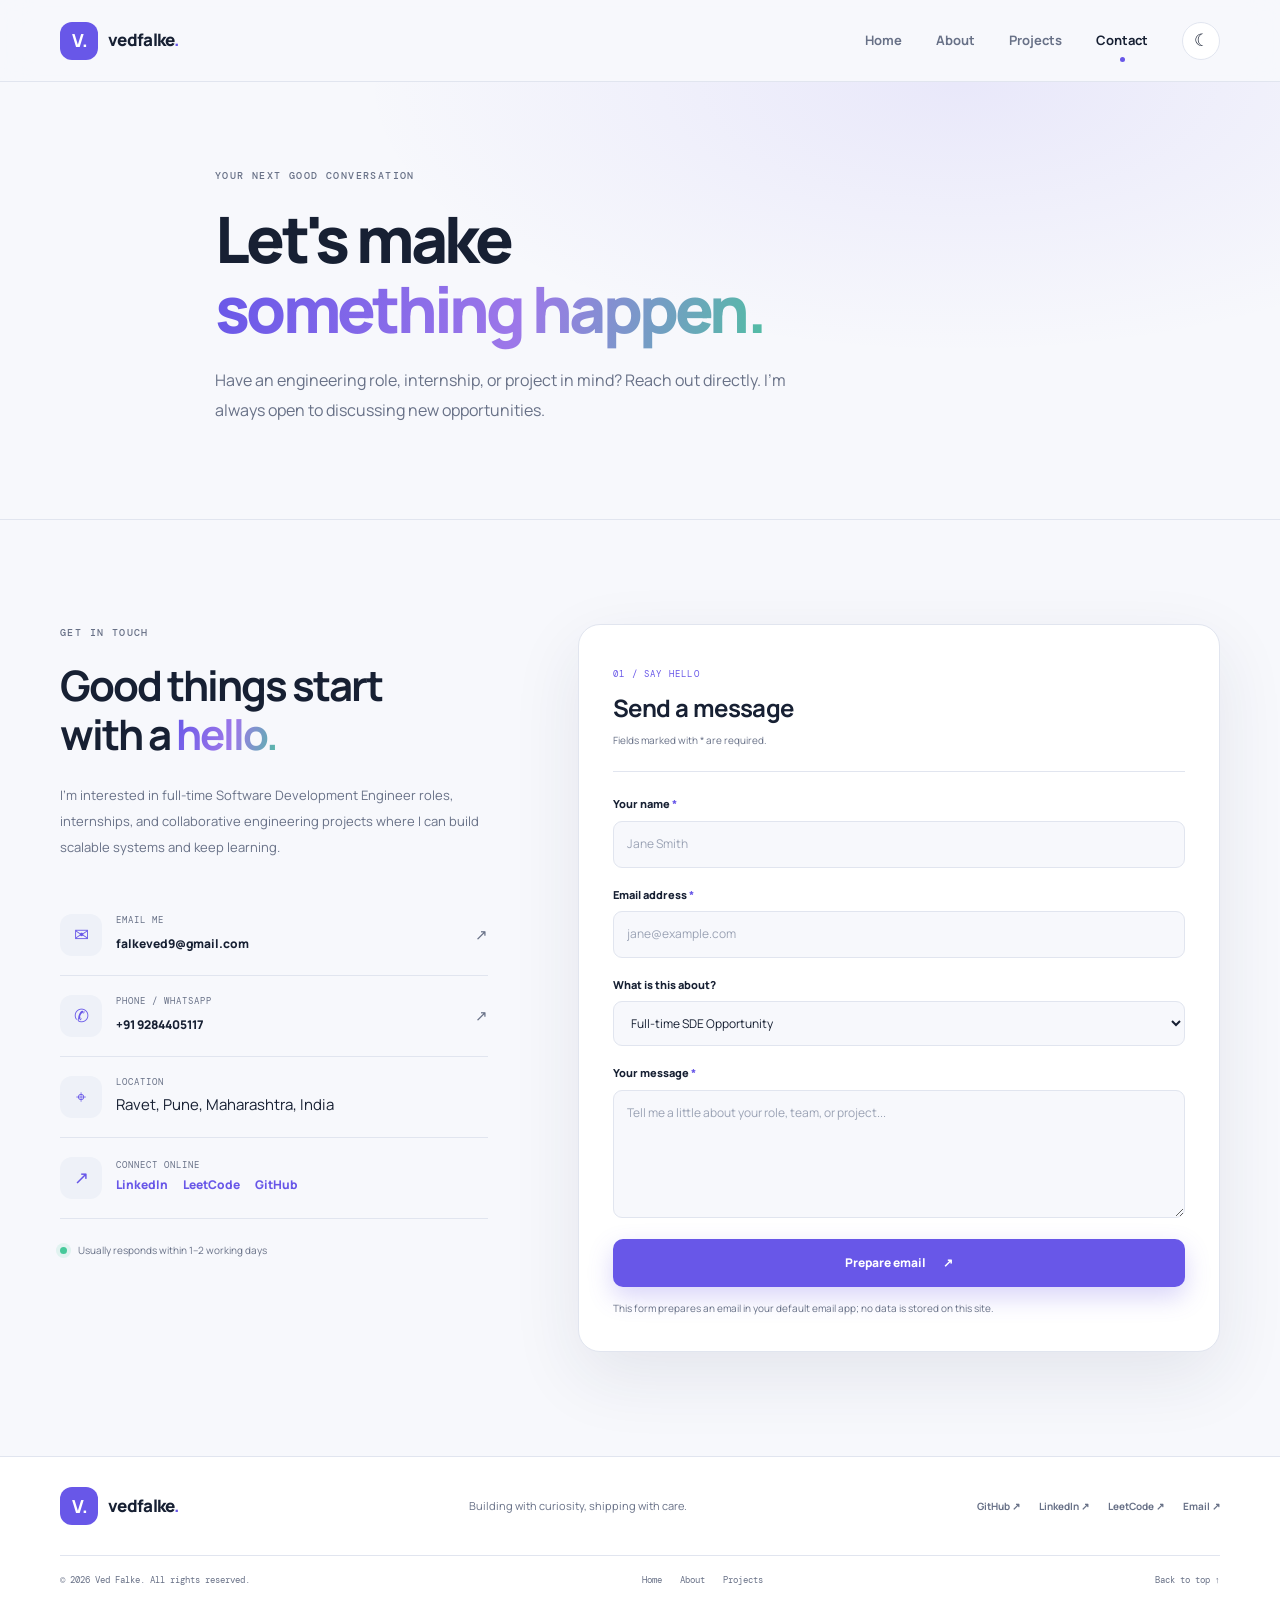
<file: week1/portfolio-website/portfolio-website/contact.html>
<!doctype html>
<html lang="en">

<head>
    <meta charset="utf-8">
    <meta name="viewport" content="width=device-width, initial-scale=1">
    <meta name="description"
        content="Contact Ved Falke — Software Development Engineer based in Ravet, Pune, India. Open to full-time SDE roles, internships, and engineering collaborations.">
    <title>Contact — Ved Falke</title>
    <link rel="icon" href="assets/icons/favicon.svg" type="image/svg+xml">
    <link rel="stylesheet" href="css/style.css">
    <script src="js/script.js" defer></script>
</head>

<body><a class="skip-link" href="#main">Skip to content</a>
    <header class="site-header">
        <div class="container nav-wrap"><a class="brand" href="index.html"><span
                    class="brand-mark">V.</span><span>vedfalke<span class="brand-dot">.</span></span></a><button
                class="menu-toggle" aria-expanded="false" aria-controls="primary-nav"
                aria-label="Open navigation"><span></span><span></span></button>
            <nav id="primary-nav" class="primary-nav" aria-label="Main navigation"><a href="index.html">Home</a><a
                    href="about.html">About</a><a href="projects.html">Projects</a><a class="active"
                    href="contact.html">Contact</a><button class="theme-toggle" type="button"
                    aria-label="Switch color theme" title="Switch color theme"><span
                        class="theme-icon">☾</span></button></nav>
        </div>
    </header>
    <main id="main">
        <section class="page-hero section">
            <div class="container page-hero-inner reveal">
                <p class="eyebrow">YOUR NEXT GOOD CONVERSATION</p>
                <h1>Let's make<br><span class="text-gradient">something happen.</span></h1>
                <p class="hero-lead">Have an engineering role, internship, or project in mind? Reach out directly. I'm
                    always open to discussing new opportunities.</p>
            </div>
        </section>
        <section class="section">
            <div class="container contact-layout">
                <div class="contact-copy reveal">
                    <p class="eyebrow">GET IN TOUCH</p>
                    <h2>Good things start<br>with a <span class="text-gradient">hello.</span></h2>
                    <p>I'm interested in full-time Software Development Engineer roles, internships, and collaborative
                        engineering projects where I can build scalable systems and keep learning.</p>
                    <div class="contact-method"><span class="contact-method-icon">✉</span>
                        <div><small>EMAIL ME</small><a href="mailto:falkeved9@gmail.com">falkeved9@gmail.com</a></div><a
                            class="method-arrow" href="mailto:falkeved9@gmail.com" aria-label="Email Ved">↗</a>
                    </div>
                    <div class="contact-method"><span class="contact-method-icon">✆</span>
                        <div><small>PHONE / WHATSAPP</small><a href="tel:+919284405117">+91 9284405117</a></div><a
                            class="method-arrow" href="tel:+919284405117" aria-label="Call Ved">↗</a>
                    </div>
                    <div class="contact-method"><span class="contact-method-icon">⌖</span>
                        <div><small>LOCATION</small><span>Ravet, Pune, Maharashtra, India</span></div>
                    </div>
                    <div class="contact-method"><span class="contact-method-icon">↗</span>
                        <div><small>CONNECT ONLINE</small>
                            <div class="inline-socials">
                                <a href="https://www.linkedin.com/in/ved-falke/" target="_blank"
                                    rel="noreferrer">LinkedIn</a>
                                <a href="https://leetcode.com/u/vedfalke/" target="_blank" rel="noreferrer">LeetCode</a>
                                <a href="https://github.com/vedfalke" target="_blank" rel="noreferrer">GitHub</a>
                            </div>
                        </div>
                    </div>
                    <div class="contact-note"><span class="status-dot"></span> Usually responds within 1–2 working days
                    </div>
                </div>
                <div class="contact-form-card reveal">
                    <div class="form-heading"><span class="form-step">01 / SAY HELLO</span>
                        <h3>Send a message</h3>
                        <p>Fields marked with * are required.</p>
                    </div>
                    <form id="contact-form" action="mailto:falkeved9@gmail.com" method="post" enctype="text/plain">
                        <div class="form-row"><label for="name">Your name <span>*</span></label><input id="name"
                                name="name" autocomplete="name" placeholder="Jane Smith" required></div>
                        <div class="form-row"><label for="email">Email address <span>*</span></label><input id="email"
                                name="email" type="email" autocomplete="email" placeholder="jane@example.com" required>
                        </div>
                        <div class="form-row"><label for="subject">What is this about?</label><select id="subject"
                                name="subject">
                                <option value="Full-time SDE Opportunity">Full-time SDE Opportunity</option>
                                <option value="Software Development Internship">Software Development Internship</option>
                                <option value="Full Stack / MERN Project">Full Stack / MERN Project</option>
                                <option value="Just saying hello">Just saying hello</option>
                                <option value="Other">Other</option>
                            </select></div>
                        <div class="form-row"><label for="message">Your message <span>*</span></label><textarea
                                id="message" name="message" rows="5"
                                placeholder="Tell me a little about your role, team, or project..." required></textarea>
                        </div><button class="btn btn-primary form-submit" type="submit">Prepare email
                            <span>↗</span></button>
                        <p class="form-note" id="form-status" aria-live="polite">This form prepares an email in your
                            default email app;
                            no data is stored on this site.</p>
                    </form>
                </div>
            </div>
        </section>
    </main>
    <footer class="site-footer">
        <div class="container footer-top"><a class="brand" href="index.html"><span
                    class="brand-mark">V.</span><span>vedfalke<span class="brand-dot">.</span></span></a>
            <p>Building with curiosity, shipping with care.</p>
            <div class="social-links">
                <a href="https://github.com/vedfalke" target="_blank" rel="noreferrer">GitHub ↗</a>
                <a href="https://www.linkedin.com/in/ved-falke/" target="_blank" rel="noreferrer">LinkedIn ↗</a>
                <a href="https://leetcode.com/u/vedfalke/" target="_blank" rel="noreferrer">LeetCode ↗</a>
                <a href="mailto:falkeved9@gmail.com">Email ↗</a>
            </div>
        </div>
        <div class="container footer-bottom"><span>© <span data-year>2026</span> Ved Falke. All rights reserved.</span>
            <div><a href="index.html">Home</a><a href="about.html">About</a><a href="projects.html">Projects</a></div><a
                class="back-top" href="#main">Back to top ↑</a>
        </div>
    </footer>
</body>

</html>
</file>
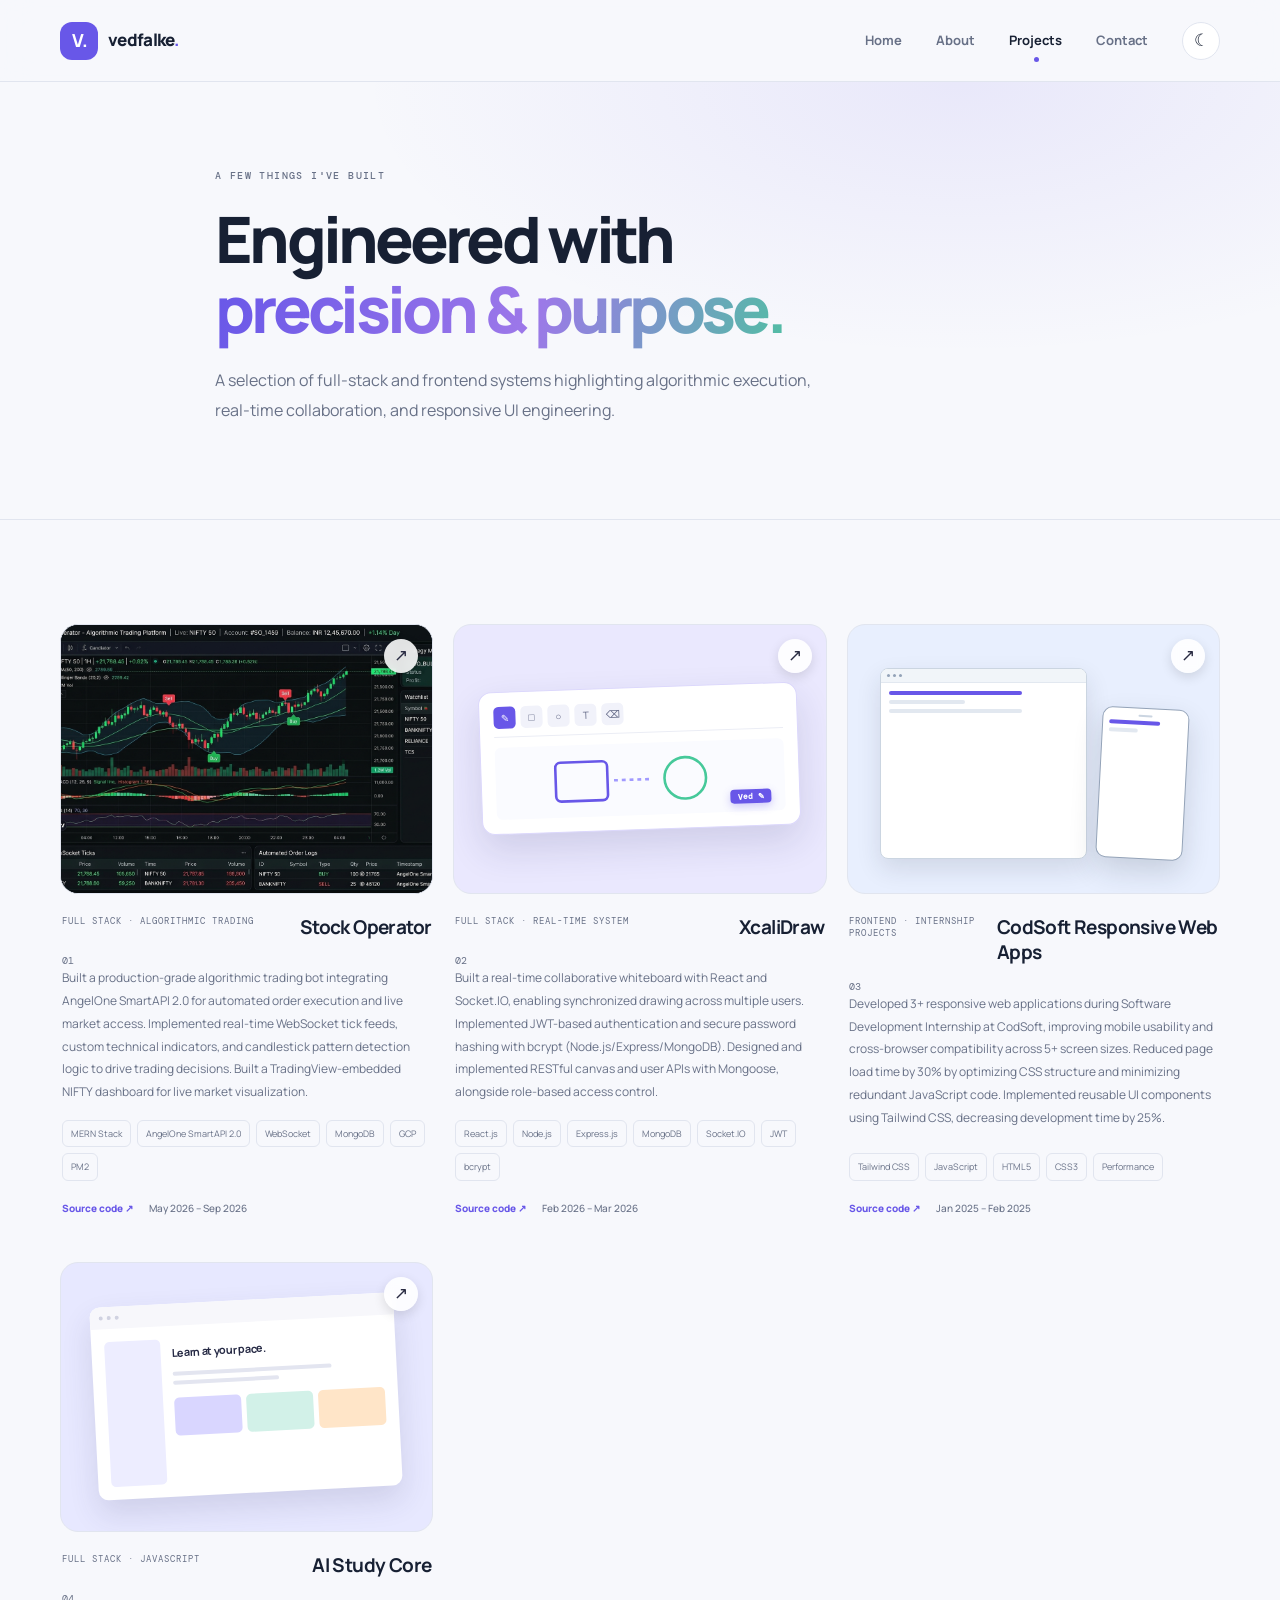
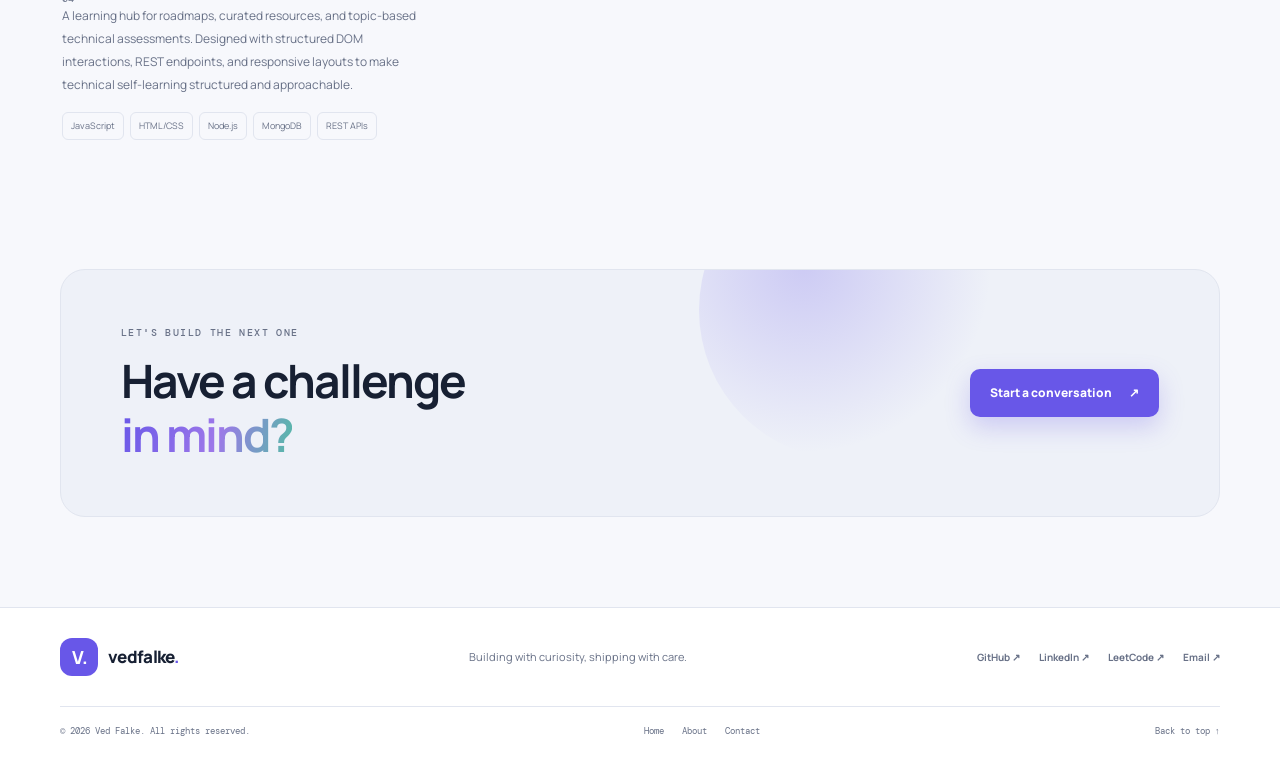
<file: week1/portfolio-website/portfolio-website/projects.html>
<!doctype html>
<html lang="en">

<head>
    <meta charset="utf-8">
    <meta name="viewport" content="width=device-width, initial-scale=1">
    <meta name="description" content="Projects by Ved Falke — Algorithmic trading bot, collaborative real-time whiteboard, and responsive web applications.">
    <title>Projects — Ved Falke</title>
    <link rel="icon" href="assets/icons/favicon.svg" type="image/svg+xml">
    <link rel="stylesheet" href="css/style.css">
    <script src="js/script.js" defer></script>
</head>

<body><a class="skip-link" href="#main">Skip to content</a>
    <header class="site-header">
        <div class="container nav-wrap"><a class="brand" href="index.html"><span
                    class="brand-mark">V.</span><span>vedfalke<span class="brand-dot">.</span></span></a><button
                class="menu-toggle" aria-expanded="false" aria-controls="primary-nav"
                aria-label="Open navigation"><span></span><span></span></button>
            <nav id="primary-nav" class="primary-nav" aria-label="Main navigation"><a href="index.html">Home</a><a
                    href="about.html">About</a><a class="active" href="projects.html">Projects</a><a
                    href="contact.html">Contact</a><button class="theme-toggle" type="button"
                    aria-label="Switch color theme" title="Switch color theme"><span
                        class="theme-icon">☾</span></button></nav>
        </div>
    </header>
    <main id="main">
        <section class="page-hero section">
            <div class="container page-hero-inner reveal">
                <p class="eyebrow">A FEW THINGS I'VE BUILT</p>
                <h1>Engineered with<br><span class="text-gradient">precision &amp; purpose.</span></h1>
                <p class="hero-lead">A selection of full-stack and frontend systems highlighting algorithmic execution, real-time collaboration, and responsive UI engineering.</p>
            </div>
       
        </section>
        <section class="section">
                                   
            <div class="container">
              
                <div class="project-grid projects-page-grid">
                    <article class="project-card reveal" id="stock-operator" data-category="fullstack">
                        <div class="project-visual visual-stock">
                            <img src="assets/images/stock-operator.jpg" alt="Stock Operator Algorithmic Trading Platform and Live NIFTY 50 Dashboard" loading="lazy">
                            <span class="project-arrow">↗</span>
                        </div>
                        <div class="project-info">
                            <div>
                                <p class="project-type">FULL STACK · ALGORITHMIC TRADING</p>
                                <h3>Stock Operator</h3>
                            </div><span class="project-index">01</span>
                            <p>Built a production-grade algorithmic trading bot integrating AngelOne SmartAPI 2.0 for automated order execution and live market access. Implemented real-time WebSocket tick feeds, custom technical indicators, and candlestick pattern detection logic to drive trading decisions. Built a TradingView-embedded NIFTY dashboard for live market visualization.</p>
                            <div class="tag-row">
                                <span>MERN Stack</span><span>AngelOne SmartAPI 2.0</span><span>WebSocket</span><span>MongoDB</span><span>GCP</span><span>PM2</span>
                            </div>
                            <div class="project-links"><a href="https://github.com/vedfalke" target="_blank"
                                    rel="noreferrer">Source code ↗</a><span>May 2026 – Sep 2026</span></div>
                        </div>
                    </article>
                    <article class="project-card reveal" id="xcalidraw" data-category="fullstack">
                        <div class="project-visual visual-draw">
                            <div class="draw-mock">
                                <div class="draw-toolbar">
                                    <span class="draw-tool-btn active">✎</span>
                                    <span class="draw-tool-btn">□</span>
                                    <span class="draw-tool-btn">○</span>
                                    <span class="draw-tool-btn">T</span>
                                    <span class="draw-tool-btn">⌫</span>
                                </div>
                                <div class="draw-canvas">
                                    <svg class="draw-svg" viewBox="0 0 160 50">
                                        <rect x="15" y="10" width="40" height="30" rx="4" fill="none" stroke="#6857e8" stroke-width="2"/>
                                        <path d="M 60 25 L 90 25" stroke="#a19aff" stroke-width="2" stroke-dasharray="3,3"/>
                                        <circle cx="115" cy="25" r="16" fill="none" stroke="#46c99a" stroke-width="2"/>
                                    </svg>
                                    <span class="user-cursor">Ved ✎</span>
                                </div>
                            </div>
                            <span class="project-arrow">↗</span>
                        </div>
                        <div class="project-info">
                            <div>
                                <p class="project-type">FULL STACK · REAL-TIME SYSTEM</p>
                                <h3>XcaliDraw</h3>
                            </div><span class="project-index">02</span>
                            <p>Built a real-time collaborative whiteboard with React and Socket.IO, enabling synchronized drawing across multiple users. Implemented JWT-based authentication and secure password hashing with bcrypt (Node.js/Express/MongoDB). Designed and implemented RESTful canvas and user APIs with Mongoose, alongside role-based access control.</p>
                            <div class="tag-row"><span>React.js</span><span>Node.js</span><span>Express.js</span><span>MongoDB</span><span>Socket.IO</span><span>JWT</span><span>bcrypt</span></div>
                            <div class="project-links"><a href="https://github.com/vedfalke" target="_blank"
                                    rel="noreferrer">Source code ↗</a><span>Feb 2026 – Mar 2026</span></div>
                        </div>
                    </article>
                    <article class="project-card reveal" id="codsoft-web" data-category="frontend javascript">
                        <div class="project-visual visual-responsive">
                            <div class="responsive-mock">
                                <div class="mock-desktop">
                                    <div class="mock-desktop-bar"><i></i><i></i><i></i></div>
                                    <div class="mock-desktop-body">
                                        <div class="mock-bar w-70 accent"></div>
                                        <div class="mock-bar w-40"></div>
                                        <div class="mock-bar w-70"></div>
                                    </div>
                                </div>
                                <div class="mock-mobile">
                                    <div class="mock-mobile-notch"></div>
                                    <div class="mock-bar w-70 accent"></div>
                                    <div class="mock-bar w-40"></div>
                                </div>
                            </div><span class="project-arrow">↗</span>
                        </div>
                        <div class="project-info">
                            <div>
                                <p class="project-type">FRONTEND · INTERNSHIP PROJECTS</p>
                                <h3>CodSoft Responsive Web Apps</h3>
                            </div><span class="project-index">03</span>
                            <p>Developed 3+ responsive web applications during Software Development Internship at CodSoft, improving mobile usability and cross-browser compatibility across 5+ screen sizes. Reduced page load time by 30% by optimizing CSS structure and minimizing redundant JavaScript code. Implemented reusable UI components using Tailwind CSS, decreasing development time by 25%.</p>
                            <div class="tag-row"><span>Tailwind CSS</span><span>JavaScript</span><span>HTML5</span><span>CSS3</span><span>Performance</span></div>
                            <div class="project-links"><a href="https://github.com/vedfalke" target="_blank"
                                    rel="noreferrer">Source code ↗</a><span>Jan 2025 – Feb 2025</span></div>
                        </div>
                    </article>
                    <article class="project-card reveal" id="ai-study" data-category="fullstack javascript">
                        <div class="project-visual visual-study">
                            <div class="visual-browser">
                                <div class="browser-bar"><i></i><i></i><i></i></div>
                                <div class="study-mock">
                                    <div class="mock-sidebar"></div>
                                    <div class="mock-content"><b>Learn at your pace.</b><span></span><span></span>
                                        <div class="mock-cards"><i></i><i></i><i></i></div>
                                    </div>
                                </div>
                            </div><span class="project-arrow">↗</span>
                        </div>
                        <div class="project-info">
                            <div>
                                <p class="project-type">FULL STACK · JAVASCRIPT</p>
                                <h3>AI Study Core</h3>
                            </div><span class="project-index">04</span>
                            <p>A learning hub for roadmaps, curated resources, and topic-based technical assessments. Designed with structured DOM interactions, REST endpoints, and responsive layouts to make technical self-learning structured and approachable.</p>
                            <div class="tag-row"><span>JavaScript</span><span>HTML/CSS</span><span>Node.js</span><span>MongoDB</span><span>REST APIs</span></div>
                        </div>
                    </article>
                </div>
                <p class="empty-state" hidden>No projects match this filter yet.</p>
            </div>
        </section>
        <section class="cta-section">
            <div class="container cta-inner reveal">
                <div>
                    <p class="eyebrow">LET'S BUILD THE NEXT ONE</p>
                    <h2>Have a challenge<br><span class="text-gradient">in mind?</span></h2>
                </div><a class="btn btn-primary" href="contact.html">Start a conversation <span>↗</span></a>
                <div class="cta-orb"></div>
            </div>
        </section>
    </main>
    <footer class="site-footer">
        <div class="container footer-top"><a class="brand" href="index.html"><span
                    class="brand-mark">V.</span><span>vedfalke<span class="brand-dot">.</span></span></a>
            <p>Building with curiosity, shipping with care.</p>
            <div class="social-links">
                <a href="https://github.com/vedfalke" target="_blank" rel="noreferrer">GitHub ↗</a>
                <a href="https://www.linkedin.com/in/ved-falke/" target="_blank" rel="noreferrer">LinkedIn ↗</a>
                <a href="https://leetcode.com/u/vedfalke/" target="_blank" rel="noreferrer">LeetCode ↗</a>
                <a href="mailto:falkeved9@gmail.com">Email ↗</a>
            </div>
        </div>
        <div class="container footer-bottom"><span>© <span data-year>2026</span> Ved Falke. All rights reserved.</span>
            <div><a href="index.html">Home</a><a href="about.html">About</a><a href="contact.html">Contact</a></div><a
                class="back-top" href="#main">Back to top ↑</a>
        </div>
    </footer>
</body>

</html>
</file>
<file: week1/CSS/style.css>
body {
    font-family: Arial, sans-serif;
    margin: 20px;
    background-color: #f4f4f4;
    text-align: center;
}

h1 {
    color: #333;
}

h2 {
    margin-top: 40px;
    color: #444;
}

.flex-container {
    display: flex;
    justify-content: center;
    align-items: stretch;
    gap: 20px;
    margin: 20px auto;
}

.card {
    flex: 1;
    padding: 20px;
    background-color: white;
    border-radius: 8px;
    box-shadow: 0 2px 5px #ccc;
    transition: transform 0.3s;
}

.card:hover {
    transform: translateY(-5px);
}

.grid-container {
    display: grid;
    grid-template-columns: repeat(3, 1fr);
    gap: 15px;
    margin: 20px auto;
}

.grid-item {
    background-color: #4a90e2;
    color: white;
    padding: 30px;
    border-radius: 8px;
}

.animated-button {
    background-color: #28a745;
    color: white;
    border: none;
    padding: 12px 25px;
    border-radius: 5px;
    font-size: 16px;
    cursor: pointer;
    transition: transform 0.3s, background-color 0.3s;
}

.animated-button:hover {
    background-color: #218838;
    transform: scale(1.1);
}

@media (max-width: 600px) {
    .flex-container {
        flex-direction: column;
    }

    .grid-container {
        grid-template-columns: repeat(2, 1fr);
    }
}
</file>
<file: week1/LandingPage/style.css>
:root {
    --teal: #0f766e;
    --teal-dark: #0b5a54;
    --teal-light: #e6f4f2;
    --ink: #1f2933;
    --muted: #52606d;
    --bg: #ffffff;
    --bg-alt: #f5f8f8;
    --border: #dde5e8;
    --radius: 10px;
    --shadow: 0 2px 8px rgba(15, 40, 45, 0.07);

    --text-sm: 0.9rem;
    --text-base: 1.0625rem;
    --text-lg: 1.2rem;
    --h3: 1.2rem;
    --h2: clamp(1.6rem, 4vw, 2.1rem);
    --h1: clamp(2rem, 6vw, 3.25rem);

    --section-space: clamp(3rem, 8vw, 5.5rem);
}

*,
*::before,
*::after {
    box-sizing: border-box;
}

html {
    scroll-behavior: smooth;
    scroll-padding-top: 72px;
}

body {
    margin: 0;
    font-family: system-ui, -apple-system, "Segoe UI", Roboto, Arial, sans-serif;
    font-size: var(--text-base);
    line-height: 1.6;
    color: var(--ink);
    background: var(--bg);
}

img,
svg {
    max-width: 100%;
    height: auto;
}

h1,
h2,
h3 {
    line-height: 1.2;
    margin: 0 0 .6em;
}

h1 {
    font-size: var(--h1);
}

h2 {
    font-size: var(--h2);
}

h3 {
    font-size: var(--h3);
}

p {
    margin: 0 0 1rem;
    max-width: 60ch;
}

a {
    color: var(--teal);
}

:focus-visible {
    outline: 3px solid var(--teal);
    outline-offset: 2px;
}

.container {
    width: 100%;
    max-width: 1080px;
    margin: 0 auto;
    padding: 0 1.25rem;
}

.section {
    padding: var(--section-space) 0;
}

.alt {
    background: var(--bg-alt);
}

.section-intro {
    color: var(--muted);
    margin-bottom: 2rem;
}

.btn {
    display: inline-block;
    padding: .8rem 1.4rem;
    min-height: 48px;
    border-radius: var(--radius);
    font: inherit;
    font-weight: 600;
    text-align: center;
    text-decoration: none;
    cursor: pointer;
    border: 2px solid transparent;
}

.btn-primary {
    background: var(--teal);
    color: #fff;
}

.btn-primary:hover {
    background: var(--teal-dark);
}

.btn-outline {
    border-color: var(--teal);
    color: var(--teal);
    background: transparent;
}

.btn-outline:hover {
    background: var(--teal-light);
}

.btn-block {
    width: 100%;
}

.btn-row {
    display: flex;
    flex-wrap: wrap;
    gap: .75rem;
    margin-top: 1.5rem;
}

.site-header {
    position: sticky;
    top: 0;
    z-index: 10;
    background: var(--bg);
    border-bottom: 1px solid var(--border);
}

.nav {
    display: flex;
    align-items: center;
    justify-content: space-between;
    min-height: 68px;
}

.brand {
    font-weight: 700;
    font-size: 1.25rem;
    color: var(--ink);
    text-decoration: none;
}

.brand span {
    color: var(--teal);
    margin-left: .25rem;
    font-weight: 500;
}

.nav-links {
    display: flex;
    align-items: center;
    gap: 1.5rem;
}

.nav-links a:not(.btn) {
    color: var(--ink);
    text-decoration: none;
    font-weight: 500;
}

.nav-links a:not(.btn):hover {
    color: var(--teal);
}

.nav-links .btn {
    padding: .55rem 1.1rem;
    min-height: 44px;
}

.menu-toggle {
    position: absolute;
    opacity: 0;
    pointer-events: none;
}

.menu-button {
    display: none;
    width: 48px;
    height: 48px;
    cursor: pointer;
    align-items: center;
    justify-content: center;
}

.menu-button span,
.menu-button span::before,
.menu-button span::after {
    display: block;
    width: 24px;
    height: 2px;
    background: var(--ink);
    position: relative;
    content: "";
}

.menu-button span::before {
    position: absolute;
    top: -7px;
}

.menu-button span::after {
    position: absolute;
    top: 7px;
}

.menu-toggle:focus-visible+.menu-button {
    outline: 3px solid var(--teal);
}

.hero {
    background: var(--teal-light);
    padding: var(--section-space) 0;
}

.hero-grid {
    display: grid;
    grid-template-columns: 1.2fr 1fr;
    gap: 2.5rem;
    align-items: center;
}

.hero-text p {
    font-size: var(--text-lg);
    color: var(--muted);
}

.hero-visual svg {
    width: 100%;
    max-width: 360px;
    display: block;
    margin: 0 auto;
}

.grid {
    display: grid;
    gap: 1.5rem;
}

.grid-3 {
    grid-template-columns: repeat(3, 1fr);
}

.card {
    background: var(--bg);
    border: 1px solid var(--border);
    border-radius: var(--radius);
    padding: 1.5rem;
    box-shadow: var(--shadow);
}

.card p {
    margin: 0;
    color: var(--muted);
}

.values .card {
    background: var(--bg-alt);
    box-shadow: none;
}

.icon {
    width: 44px;
    height: 44px;
    padding: 10px;
    margin-bottom: 1rem;
    background: var(--teal-light);
    border-radius: var(--radius);
    fill: none;
    stroke: var(--teal);
    stroke-width: 1.8;
    stroke-linecap: round;
    stroke-linejoin: round;
}

.about-grid {
    display: grid;
    grid-template-columns: 1.2fr 1fr;
    gap: 2.5rem;
    align-items: center;
}

.stats {
    list-style: none;
    padding: 0;
    margin: 1.5rem 0 0;
    display: flex;
    flex-wrap: wrap;
    gap: 1.5rem 2.5rem;
}

.stats strong {
    display: block;
    font-size: 1.6rem;
    color: var(--teal);
}

.stats li {
    color: var(--muted);
    font-size: var(--text-sm);
}

.quote {
    margin: 0;
    padding: 1.5rem;
    background: var(--teal-light);
    border-left: 4px solid var(--teal);
    border-radius: var(--radius);
    font-size: var(--text-lg);
}

.quote cite {
    display: block;
    margin-top: 1rem;
    font-size: var(--text-sm);
    font-style: normal;
    color: var(--muted);
}

.contact-grid {
    display: grid;
    grid-template-columns: 1fr 1.1fr;
    gap: 2.5rem;
    align-items: start;
}

.contact-info {
    color: var(--muted);
}

.form {
    background: var(--bg);
    border: 1px solid var(--border);
    border-radius: var(--radius);
    padding: 1.5rem;
    box-shadow: var(--shadow);
}

.form label {
    display: block;
    font-weight: 600;
    font-size: var(--text-sm);
    margin-bottom: .35rem;
}

.optional {
    font-weight: 400;
    color: var(--muted);
}

.form input,
.form select,
.form textarea {
    width: 100%;
    min-height: 48px;
    padding: .7rem .85rem;
    margin-bottom: 1.1rem;
    font: inherit;
    color: var(--ink);
    background: #fff;
    border: 1px solid #b8c4ca;
    border-radius: var(--radius);
}

.form textarea {
    resize: vertical;
}

.form input:focus,
.form select:focus,
.form textarea:focus {
    outline: 3px solid var(--teal-light);
    border-color: var(--teal);
}

.form input:user-invalid,
.form textarea:user-invalid {
    border-color: #b42318;
}

.form-status {
    margin: 1rem 0 0;
    font-size: var(--text-sm);
}

.form-status.success {
    color: #067647;
}

.form-status.error {
    color: #b42318;
}

.site-footer {
    padding: 1.75rem 0;
    background: var(--ink);
    color: #d5dde2;
    font-size: var(--text-sm);
}

.site-footer p {
    margin: 0;
    max-width: none;
}

@media (max-width: 960px) {
    .grid-3 {
        grid-template-columns: repeat(2, 1fr);
    }
}

@media (max-width: 767px) {
    .menu-button {
        display: flex;
    }

    .nav-links {
        display: none;
        position: absolute;
        top: 68px;
        left: 0;
        right: 0;
        flex-direction: column;
        align-items: stretch;
        gap: 0;
        background: var(--bg);
        border-bottom: 1px solid var(--border);
        padding: .5rem 1.25rem 1.25rem;
    }

    .menu-toggle:checked~.nav-links {
        display: flex;
    }

    .nav-links a:not(.btn) {
        padding: .9rem 0;
        border-bottom: 1px solid var(--border);
    }

    .nav-links .btn {
        margin-top: 1rem;
    }

    .hero-grid,
    .about-grid,
    .contact-grid {
        grid-template-columns: 1fr;
        gap: 2rem;
    }

    .hero-visual {
        order: -1;
    }

    .hero-visual svg {
        max-width: 220px;
    }

    .grid-3 {
        grid-template-columns: 1fr;
        gap: 1rem;
    }

    .btn-row .btn {
        flex: 1 1 100%;
    }
}

@media (prefers-reduced-motion: reduce) {
    html {
        scroll-behavior: auto;
    }
}
</file>
<file: week1/portfolio-website/portfolio-website/css/style.css>
@import url('https://fonts.googleapis.com/css2?family=DM+Mono:wght@400;500&family=Manrope:wght@400;500;600;700;800&display=swap');

:root {
    --bg: #f7f8fc;
    --surface: #fff;
    --surface-2: #eef1f8;
    --text: #172033;
    --muted: #687187;
    --line: #e1e5ef;
    --accent: #6857e8;
    --accent-2: #a19aff;
    --mint: #b8f3df;
    --shadow: 0 24px 70px rgba(35, 43, 78, .09);
    --radius: 22px;
    --font: 'Manrope', sans-serif;
    --mono: 'DM Mono', monospace
}

[data-theme="dark"] {
    --bg: #10131e;
    --surface: #181d2b;
    --surface-2: #202638;
    --text: #f3f5ff;
    --muted: #a1abc1;
    --line: #2c3448;
    --accent: #a29aff;
    --accent-2: #c4bfff;
    --mint: #7ae4c1;
    --shadow: 0 24px 70px rgba(0, 0, 0, .22)
}

* {
    box-sizing: border-box
}

html {
    scroll-behavior: smooth;
    scroll-padding-top: 90px
}

body {
    margin: 0;
    background: var(--bg);
    color: var(--text);
    font-family: var(--font);
    font-size: 15px;
    line-height: 1.7;
    -webkit-font-smoothing: antialiased;
    transition: background .25s, color .25s
}

a {
    color: inherit;
    text-decoration: none
}

button,
input,
textarea,
select {
    font: inherit
}

button,
a {
    -webkit-tap-highlight-color: transparent
}

button {
    color: inherit
}

.container {
    width: min(1160px, calc(100% - 48px));
    margin-inline: auto
}

.section {
    padding: 104px 0
}

.section-soft {
    background: var(--surface-2)
}

.skip-link {
    position: absolute;
    top: -60px;
    left: 20px;
    background: var(--accent);
    color: #fff;
    padding: 10px 14px;
    border-radius: 8px;
    z-index: 99
}

.skip-link:focus {
    top: 12px
}

.site-header {
    height: 82px;
    display: flex;
    align-items: center;
    border-bottom: 1px solid var(--line);
    background: color-mix(in srgb, var(--bg) 90%, transparent);
    position: sticky;
    top: 0;
    z-index: 50;
    backdrop-filter: blur(16px)
}

.nav-wrap {
    display: flex;
    align-items: center;
    justify-content: space-between
}

.brand {
    display: inline-flex;
    align-items: center;
    gap: 10px;
    font-size: 17px;
    font-weight: 800;
    letter-spacing: -.7px
}

.brand-mark {
    display: grid;
    place-items: center;
    width: 38px;
    height: 38px;
    border-radius: 12px;
    background: var(--accent);
    color: #fff;
    font-size: 18px;
    letter-spacing: -1px
}

.brand-dot {
    color: var(--accent)
}

.primary-nav {
    display: flex;
    align-items: center;
    gap: 34px
}

.primary-nav>a {
    color: var(--muted);
    font-size: 13px;
    font-weight: 700;
    transition: color .2s
}

.primary-nav>a:hover,
.primary-nav>a.active {
    color: var(--text)
}

.primary-nav>a.active {
    position: relative
}

.primary-nav>a.active:after {
    content: "";
    position: absolute;
    width: 5px;
    height: 5px;
    border-radius: 50%;
    background: var(--accent);
    bottom: -10px;
    left: calc(50% - 2px)
}

.theme-toggle {
    width: 38px;
    height: 38px;
    border: 1px solid var(--line);
    border-radius: 50%;
    background: var(--surface);
    cursor: pointer;
    font-size: 17px
}

.theme-toggle:hover {
    border-color: var(--accent)
}

.menu-toggle {
    display: none;
    background: transparent;
    border: 0;
    padding: 8px
}

.menu-toggle span {
    display: block;
    width: 23px;
    height: 2px;
    background: var(--text);
    margin: 5px
}

.hero {
    padding-top: 92px;
    padding-bottom: 86px;
    overflow: hidden
}

.hero-grid {
    display: grid;
    grid-template-columns: 1.04fr .96fr;
    gap: 60px;
    align-items: center;
    min-height: 450px
}

.eyebrow {
    font-family: var(--mono);
    font-size: 10px;
    font-weight: 500;
    letter-spacing: 1.4px;
    color: var(--muted);
    margin: 0 0 20px
}

.status-dot {
    display: inline-block;
    width: 7px;
    height: 7px;
    background: #46c99a;
    border-radius: 50%;
    margin-right: 9px;
    box-shadow: 0 0 0 4px rgba(70, 201, 154, .12)
}

h1,
h2,
h3,
p {
    margin-top: 0
}

h1 {
    font-size: clamp(42px, 5.2vw, 68px);
    line-height: 1.1;
    letter-spacing: -3.7px;
    font-weight: 800;
    margin-bottom: 25px
}

h2 {
    font-size: clamp(32px, 3.8vw, 46px);
    line-height: 1.18;
    letter-spacing: -2px;
    margin-bottom: 18px
}

h3 {
    font-size: 20px;
    line-height: 1.35;
    letter-spacing: -.6px;
    margin-bottom: 10px
}

.text-gradient {
    background: linear-gradient(105deg, var(--accent), #9d78e9 56%, #52bda4);
    -webkit-background-clip: text;
    background-clip: text;
    color: transparent
}

.hero-lead {
    font-size: 16px;
    line-height: 1.9;
    color: var(--muted);
    max-width: 510px;
    margin-bottom: 28px
}

.hero-lead strong {
    color: var(--text)
}

.hero-actions {
    display: flex;
    gap: 12px;
    flex-wrap: wrap
}

.btn {
    display: inline-flex;
    align-items: center;
    justify-content: center;
    gap: 17px;
    padding: 13px 19px;
    border-radius: 10px;
    font-size: 12px;
    font-weight: 800;
    border: 1px solid transparent;
    transition: transform .2s, box-shadow .2s, background .2s;
    cursor: pointer
}

.btn:hover {
    transform: translateY(-2px)
}

.btn:focus-visible,
a:focus-visible,
button:focus-visible,
input:focus-visible,
textarea:focus-visible,
select:focus-visible {
    outline: 3px solid var(--accent-2);
    outline-offset: 3px
}

.btn-primary {
    background: var(--accent);
    color: white;
    box-shadow: 0 10px 24px color-mix(in srgb, var(--accent) 25%, transparent)
}

.btn-primary:hover {
    box-shadow: 0 14px 28px color-mix(in srgb, var(--accent) 35%, transparent)
}

.btn-secondary {
    background: var(--surface);
    border-color: var(--line)
}

.hero-meta {
    display: flex;
    align-items: center;
    gap: 13px;
    margin-top: 32px;
    color: var(--muted);
    font-family: var(--mono);
    font-size: 10px
}

.meta-separator {
    height: 4px;
    width: 4px;
    border-radius: 50%;
    background: var(--accent)
}

.hero-art {
    height: 410px;
    position: relative;
    display: grid;
    place-items: center
}

.orbit {
    position: absolute;
    border: 1px solid var(--line);
    border-radius: 50%;
    transform: rotate(-25deg)
}

.orbit-one {
    width: 390px;
    height: 290px
}

.orbit-two {
    width: 470px;
    height: 350px;
    transform: rotate(30deg)
}

.code-window {
    position: relative;
    z-index: 2;
    width: min(400px, 90%);
    background: #171b2a;
    border: 1px solid #343b52;
    border-radius: 17px;
    overflow: hidden;
    box-shadow: 0 28px 65px rgba(17, 20, 39, .25);
    transform: rotate(-3deg)
}

.window-top {
    height: 44px;
    border-bottom: 1px solid #30364a;
    display: flex;
    align-items: center;
    gap: 6px;
    padding: 0 15px
}

.window-top>span {
    height: 7px;
    width: 7px;
    border-radius: 50%;
    background: #fa8279
}

.window-top>span:nth-child(2) {
    background: #f4c56b
}

.window-top>span:nth-child(3) {
    background: #5bd3a3
}

.window-top small {
    font-family: var(--mono);
    font-size: 9px;
    color: #858ea8;
    margin-left: auto
}

.code-content {
    padding: 21px 24px 24px;
    font: 11px/2.2 var(--mono);
    color: #e0e4f4
}

.code-content p {
    margin: 0
}

.indent {
    padding-left: 22px
}

.code-muted {
    color: #5c657d
}

.code-purple {
    color: #c5a3ff
}

.code-blue {
    color: #8acbff
}

.code-green {
    color: #91dfb5
}

.code-orange {
    color: #f2c17b
}

.code-comment {
    color: #79839e !important;
    margin-top: 9px !important
}

.cursor {
    color: #b6aaff;
    animation: blink 1s steps(2, start) infinite
}

@keyframes blink {
    to {
        visibility: hidden
    }
}

.floating-chip {
    position: absolute;
    z-index: 3;
    background: var(--surface);
    border: 1px solid var(--line);
    border-radius: 10px;
    padding: 9px 12px;
    font-family: var(--mono);
    font-size: 10px;
    box-shadow: var(--shadow)
}

.floating-chip b {
    margin-left: 10px;
    color: var(--accent)
}

.chip-html {
    top: 48px;
    left: 13px;
    transform: rotate(-8deg)
}

.chip-css {
    right: 0;
    top: 112px;
    transform: rotate(7deg)
}

.chip-js {
    bottom: 58px;
    left: 30px;
    transform: rotate(5deg)
}

.art-caption {
    position: absolute;
    bottom: 0;
    right: 10px;
    display: flex;
    gap: 10px;
    align-items: center;
    font: 9px var(--mono);
    letter-spacing: 1.2px;
    color: var(--muted)
}

.caption-line {
    width: 27px;
    height: 1px;
    background: var(--accent)
}




.trust-label {
    font: 10px var(--mono);
    letter-spacing: 1px;
    color: var(--muted)
}

.tool-list {
    display: flex;
    gap: clamp(16px, 4vw, 48px);
    flex-wrap: wrap
}

.tool-list span {
    font-size: 12px;
    font-weight: 800;
    color: var(--muted)
}

.section-heading {
    display: flex;
    align-items: flex-end;
    justify-content: space-between;
    gap: 40px;
    margin-bottom: 42px
}

.section-heading .eyebrow {
    margin-bottom: 14px
}

.heading-note {
    max-width: 340px;
    color: var(--muted);
    font-size: 13px;
    margin: 0 0 5px
}

.feature-grid {
    display: grid;
    grid-template-columns: repeat(3, 1fr);
    gap: 18px
}

.feature-card {
    position: relative;
    background: var(--surface);
    border: 1px solid var(--line);
    padding: 28px;
    border-radius: var(--radius);
    min-height: 260px;
    transition: transform .25s, border-color .25s
}

.feature-card:hover,
.skill-group:hover {
    transform: translateY(-4px);
    border-color: color-mix(in srgb, var(--accent) 50%, var(--line))
}

.feature-number {
    position: absolute;
    top: 25px;
    right: 27px;
    color: var(--muted);
    font: 10px var(--mono)
}

.feature-icon {
    display: grid;
    place-items: center;
    width: 42px;
    height: 42px;
    background: color-mix(in srgb, var(--accent) 11%, var(--surface));
    border-radius: 13px;
    color: var(--accent);
    font-size: 22px;
    margin-bottom: 23px
}

.feature-card p,
.project-info>p {
    font-size: 12px;
    color: var(--muted);
    line-height: 1.9
}

.text-link {
    display: inline-flex;
    gap: 12px;
    align-items: center;
    color: var(--accent);
    font-size: 11px;
    font-weight: 800;
    margin-top: 9px
}

.text-link span {
    transition: transform .2s
}

.text-link:hover span {
    transform: translate(3px, -3px)
}

.heading-link {
    white-space: nowrap;
    margin-bottom: 7px
}

.project-grid {
    display: grid;
    grid-template-columns: repeat(3, minmax(0, 1fr));
    gap: 20px
}

.project-card {
    min-width: 0
}

.project-visual {
    height: 245px;
    border-radius: 18px;
    display: grid;
    place-items: center;
    position: relative;
    overflow: hidden;
    border: 1px solid var(--line);
    transition: transform .25s
}

.project-visual:hover {
    transform: translateY(-4px)
}

.project-visual img {
    width: 100%;
    height: 100%;
    object-fit: cover;
    object-position: center top;
    display: block;
    transition: transform .35s ease;
}

.project-visual:hover img {
    transform: scale(1.04);
}

.visual-study {
    background: #e7e8ff
}

.visual-skin {
    background: #f2e4d8
}

.visual-calc {
    background: #d8efe8
}

.project-arrow {
    position: absolute;
    right: 14px;
    top: 14px;
    width: 34px;
    height: 34px;
    border-radius: 50%;
    background: rgba(255, 255, 255, .88);
    display: grid;
    place-items: center;
    color: #292b42;
    font-size: 17px;
    z-index: 2;
    backdrop-filter: blur(4px);
    box-shadow: 0 4px 12px rgba(0, 0, 0, .12);
}

.visual-browser {
    width: 82%;
    height: 72%;
    border-radius: 10px;
    background: #fff;
    box-shadow: 0 14px 30px rgba(54, 55, 100, .14);
    overflow: hidden;
    transform: rotate(-3deg)
}

.browser-bar {
    height: 22px;
    background: #f7f7fb;
    display: flex;
    gap: 4px;
    align-items: center;
    padding-left: 9px
}

.browser-bar i {
    height: 4px;
    width: 4px;
    border-radius: 50%;
    background: #d0d2e1
}

.study-mock {
    display: flex;
    height: calc(100% - 22px);
    padding: 13px;
    gap: 11px
}

.mock-sidebar {
    width: 20%;
    border-radius: 5px;
    background: #ededff
}

.mock-content {
    flex: 1;
    padding-top: 5px
}

.mock-content b {
    display: block;
    font-size: 11px;
    color: #252944;
    letter-spacing: -.3px;
    margin-bottom: 9px
}

.mock-content>span {
    display: block;
    width: 75%;
    height: 4px;
    border-radius: 5px;
    background: #e3e5f0;
    margin: 5px 0
}

.mock-content>span:nth-of-type(2) {
    width: 50%
}

.mock-cards {
    display: flex;
    gap: 5px;
    margin-top: 13px
}

.mock-cards i {
    flex: 1;
    height: 38px;
    border-radius: 5px;
    background: #d9d6ff
}

.mock-cards i:nth-child(2) {
    background: #d2f1e8
}

.mock-cards i:nth-child(3) {
    background: #ffe5c8
}

.skin-mock {
    width: 100%;
    height: 100%;
    display: flex;
    align-items: center;
    justify-content: space-around;
    padding: 25px 23px;
    color: #47382f
}

.skin-copy {
    display: flex;
    flex-direction: column;
    align-items: flex-start;
    gap: 12px
}

.skin-copy small {
    font: 7px var(--mono);
    letter-spacing: 1px
}

.skin-copy b {
    font-size: 20px;
    line-height: 1.1;
    letter-spacing: -.9px
}

.skin-copy span {
    font: 6px var(--mono);
    letter-spacing: .4px;
    margin-top: 4px
}

.skin-bottle {
    width: 65px;
    height: 125px;
    border-radius: 13px 13px 17px 17px;
    background: linear-gradient(110deg, #d0a982, #f3ddc2 45%, #c8a27e);
    box-shadow: 8px 14px 20px rgba(94, 61, 35, .15);
    display: flex;
    flex-direction: column;
    align-items: center;
    justify-content: center;
    position: relative;
    transform: rotate(5deg)
}

.skin-bottle:before {
    content: "";
    position: absolute;
    width: 23px;
    height: 20px;
    top: -18px;
    background: #9c7959;
    border-radius: 4px 4px 0 0
}

.skin-bottle i {
    position: absolute;
    top: -8px;
    width: 5px;
    height: 10px;
    background: #5f4d3e
}

.skin-bottle b {
    font: 10px var(--mono);
    letter-spacing: 1px
}

.skin-bottle small {
    font-size: 5px;
    margin-top: 3px
}

.calc-mock {
    width: 155px;
    padding: 14px;
    border-radius: 13px;
    background: #fff;
    box-shadow: 0 18px 35px rgba(31, 82, 69, .15);
    transform: rotate(5deg)
}

.calc-label {
    font: 7px var(--mono);
    letter-spacing: 1px;
    color: #8d9c98
}

.calc-screen {
    font-size: 25px;
    font-weight: 800;
    text-align: right;
    color: #263b36;
    margin: 12px 0
}

.calc-screen span {
    font-size: 12px;
    color: #4baf92;
    margin-left: 7px
}

.calc-keys {
    display: grid;
    grid-template-columns: repeat(4, 1fr);
    gap: 5px
}

.calc-keys i {
    font-style: normal;
    display: grid;
    place-items: center;
    height: 22px;
    border-radius: 5px;
    background: #edf4f2;
    color: #42554f;
    font: 8px var(--mono)
}

.calc-keys .key-op {
    background: #c7eee1;
    color: #287e67
}

.calc-keys .key-zero {
    grid-column: span 2
}

.project-info {
    padding: 21px 2px 0
}

.project-info>div:first-child {
    display: flex;
    justify-content: space-between;
    align-items: start
}

.project-type {
    font: 9px var(--mono);
    letter-spacing: 1px;
    color: var(--muted);
    margin-bottom: 7px
}

.project-info h3 {
    font-size: 19px
}

.project-index {
    font: 10px var(--mono);
    color: var(--muted);
    padding-top: 4px
}

.project-info>p {
    min-height: 67px;
    margin-bottom: 16px
}

.tag-row {
    display: flex;
    gap: 6px;
    flex-wrap: wrap
}

.tag-row span,
.skill-pills span {
    font-size: 9px;
    color: var(--muted);
    border: 1px solid var(--line);
    border-radius: 6px;
    padding: 5px 8px
}

.cta-section {
    padding: 25px 0 90px
}

.cta-inner {
    position: relative;
    overflow: hidden;
    background: var(--surface-2);
    border: 1px solid var(--line);
    border-radius: 25px;
    padding: 54px 60px;
    display: flex;
    align-items: center;
    justify-content: space-between;
    gap: 25px
}

.cta-inner h2 {
    margin-bottom: 0;
    position: relative;
    z-index: 1
}

.cta-inner .eyebrow {
    margin-bottom: 13px;
    position: relative;
    z-index: 1
}

.cta-inner .btn {
    position: relative;
    z-index: 2
}

.cta-orb {
    position: absolute;
    right: 19%;
    top: -110px;
    width: 300px;
    height: 300px;
    border-radius: 50%;
    background: radial-gradient(circle at 35% 35%, color-mix(in srgb, var(--accent) 25%, transparent), transparent 68%);
    pointer-events: none
}

.site-footer {
    border-top: 1px solid var(--line);
    background: var(--surface)
}

.footer-top {
    display: flex;
    align-items: center;
    justify-content: space-between;
    gap: 24px;
    padding: 30px 0
}

.footer-top>p {
    font-size: 11px;
    color: var(--muted);
    margin: 0
}

.social-links {
    display: flex;
    gap: 19px
}

.social-links a,
.footer-bottom a {
    font-size: 10px;
    font-weight: 700;
    color: var(--muted)
}

.social-links a:hover,
.footer-bottom a:hover {
    color: var(--accent)
}

.footer-bottom {
    border-top: 1px solid var(--line);
    display: flex;
    justify-content: space-between;
    align-items: center;
    gap: 20px;
    padding: 18px 0 22px;
    color: var(--muted);
    font: 9px var(--mono)
}

.footer-bottom>div {
    display: flex;
    gap: 18px
}

.footer-bottom a {
    font: inherit
}

.page-hero {
    padding: 85px 0 65px;
    border-bottom: 1px solid var(--line);
    background: radial-gradient(ellipse at 75% 0%, color-mix(in srgb, var(--accent) 10%, transparent), transparent 44%)
}

.page-hero-inner {
    max-width: 850px
}

.page-hero h1 {
    font-size: clamp(43px, 5.5vw, 64px);
    margin-bottom: 20px
}

.page-hero .hero-lead {
    max-width: 600px
}

.breadcrumb {
    display: flex;
    gap: 11px;
    font: 10px var(--mono);
    color: var(--muted);
    margin-top: 28px
}

.breadcrumb a:hover {
    color: var(--accent)
}

.about-layout {
    display: grid;
    grid-template-columns: .8fr 1.2fr;
    gap: 90px;
    align-items: center
}

.about-portrait {
    position: relative
}

.portrait-card {
    min-height: 380px;
    border-radius: 24px;
    background: linear-gradient(145deg, #dcd8ff, #c3f0e2);
    display: grid;
    place-items: center;
    position: relative;
    overflow: hidden
}

.portrait-monogram {
    font-size: 112px;
    font-weight: 800;
    letter-spacing: -12px;
    color: #2b3150;
    position: relative;
    z-index: 2
}

.portrait-monogram span {
    color: #6b5be7
}

.portrait-card>p {
    position: absolute;
    bottom: 23px;
    left: 25px;
    font: 9px var(--mono);
    letter-spacing: 1.5px;
    color: #4d5670
}

.portrait-decoration {
    position: absolute;
    width: 270px;
    height: 270px;
    border: 1px solid rgba(255, 255, 255, .8);
    border-radius: 50%;
    box-shadow: 0 0 0 32px rgba(255, 255, 255, .18), 0 0 0 64px rgba(255, 255, 255, .12);
    transform: translate(60px, -20px)
}

.availability-card {
    position: absolute;
    right: -25px;
    bottom: 25px;
    background: var(--surface);
    border: 1px solid var(--line);
    border-radius: 12px;
    padding: 13px 17px;
    box-shadow: var(--shadow);
    font-size: 10px;
    font-weight: 800
}

.about-copy>p:not(.eyebrow) {
    font-size: 13px;
    color: var(--muted);
    line-height: 2
}

.about-copy h2 {
    margin-bottom: 22px
}

.about-facts {
    display: flex;
    gap: 28px;
    border-top: 1px solid var(--line);
    padding: 23px 0;
    margin: 24px 0
}

.about-facts div {
    display: flex;
    flex-direction: column;
    gap: 5px
}

.about-facts strong {
    font: 13px var(--mono);
    color: var(--accent)
}

.about-facts span {
    font-size: 10px;
    color: var(--muted)
}

.skills-layout {
    display: grid;
    grid-template-columns: repeat(3, 1fr);
    gap: 17px
}

.skill-group {
    background: var(--surface);
    border: 1px solid var(--line);
    border-radius: 18px;
    padding: 27px;
    transition: transform .25s, border-color .25s
}

.skill-icon {
    width: 40px;
    height: 40px;
    display: grid;
    place-items: center;
    background: color-mix(in srgb, var(--accent) 12%, var(--surface));
    border-radius: 12px;
    color: var(--accent);
    font-size: 19px;
    margin-bottom: 20px
}

.skill-group p {
    font-size: 12px;
    color: var(--muted);
    min-height: 43px
}

.skill-pills {
    display: flex;
    flex-wrap: wrap;
    gap: 7px;
    margin-top: 18px
}

.resume-panel {
    display: flex;
    justify-content: space-between;
    align-items: center;
    gap: 25px;
    border: 1px solid var(--line);
    background: var(--surface);
    border-radius: 20px;
    padding: 34px 40px
}

.resume-panel h2 {
    font-size: 28px
}

.resume-panel p:not(.eyebrow) {
    font-size: 12px;
    color: var(--muted);
    margin-bottom: 0
}

.resume-panel .eyebrow {
    margin-bottom: 10px
}

.filter-bar {
    display: flex;
    align-items: center;
    gap: 9px;
    flex-wrap: wrap;
    margin-bottom: 32px
}

.filter-bar>span {
    font: 9px var(--mono);
    letter-spacing: 1px;
    color: var(--muted);
    margin-right: 8px
}

.filter-btn {
    border: 1px solid var(--line);
    background: var(--surface);
    border-radius: 8px;
    padding: 8px 13px;
    font-size: 10px;
    font-weight: 800;
    color: var(--muted);
    cursor: pointer
}

.filter-btn:hover,
.filter-btn.active {
    background: var(--accent);
    color: #fff;
    border-color: var(--accent)
}

.projects-page-grid {
    row-gap: 45px
}

.projects-page-grid .project-visual {
    height: 270px
}

.projects-page-grid .project-info>p {
    min-height: 0
}

.project-links {
    display: flex;
    gap: 16px;
    flex-wrap: wrap;
    margin-top: 19px;
    font-size: 10px;
    font-weight: 800
}

.project-links a {
    color: var(--accent)
}

.project-links span {
    color: var(--muted);
    font-weight: 500
}

.empty-state {
    color: var(--muted);
    text-align: center;
    padding: 30px
}

.contact-layout {
    display: grid;
    grid-template-columns: .8fr 1.2fr;
    gap: 90px;
    align-items: start
}

.contact-copy h2 {
    font-size: 42px
}

.contact-copy>p:not(.eyebrow) {
    font-size: 13px;
    color: var(--muted);
    line-height: 2;
    margin: 22px 0 35px
}

.contact-method {
    display: flex;
    align-items: center;
    gap: 14px;
    padding: 19px 0;
    border-bottom: 1px solid var(--line)
}

.contact-method-icon {
    width: 42px;
    height: 42px;
    display: grid;
    place-items: center;
    background: var(--surface-2);
    border-radius: 12px;
    color: var(--accent);
    font-size: 18px
}

.contact-method>div {
    flex: 1
}

.contact-method small {
    display: block;
    font: 9px var(--mono);
    letter-spacing: 1px;
    color: var(--muted);
    margin-bottom: 4px
}

.contact-method>div>a,
.inline-socials a {
    font-size: 12px;
    font-weight: 800
}

.inline-socials {
    display: flex;
    gap: 15px
}

.inline-socials a {
    color: var(--accent)
}

.method-arrow {
    color: var(--muted)
}

.contact-note {
    font-size: 10px;
    color: var(--muted);
    margin-top: 23px
}

.contact-form-card {
    background: var(--surface);
    border: 1px solid var(--line);
    border-radius: 22px;
    padding: 34px;
    box-shadow: var(--shadow)
}

.form-heading {
    border-bottom: 1px solid var(--line);
    padding-bottom: 22px;
    margin-bottom: 23px
}

.form-step {
    font: 9px var(--mono);
    letter-spacing: 1.2px;
    color: var(--accent)
}

.form-heading h3 {
    font-size: 24px;
    margin: 8px 0
}

.form-heading p,
.form-note {
    font-size: 10px;
    color: var(--muted);
    margin-bottom: 0
}

.form-row {
    display: flex;
    flex-direction: column;
    gap: 7px;
    margin-bottom: 18px
}

.form-row label {
    font-size: 11px;
    font-weight: 800
}

.form-row label span {
    color: var(--accent)
}

.form-row input,
.form-row textarea,
.form-row select {
    width: 100%;
    border: 1px solid var(--line);
    background: var(--bg);
    color: var(--text);
    border-radius: 9px;
    padding: 12px 13px;
    font-size: 12px;
    outline: none;
    transition: border-color .2s
}

.form-row input:focus,
.form-row textarea:focus,
.form-row select:focus {
    border-color: var(--accent)
}

.form-row textarea {
    resize: vertical;
    min-height: 120px
}

.form-row input::placeholder,
.form-row textarea::placeholder {
    color: #9ba3b5
}

.form-submit {
    width: 100%;
    margin-top: 3px
}

.form-note {
    line-height: 1.7;
    margin-top: 13px
}

.reveal {
    opacity: 0;
    transform: translateY(16px);
    transition: opacity .65s ease, transform .65s ease
}

.reveal.is-visible {
    opacity: 1;
    transform: translateY(0)
}

.project-card[hidden] {
    display: none
}

@media(prefers-reduced-motion:reduce) {

    *,
    *::before,
    *::after {
        scroll-behavior: auto !important;
        animation-duration: .01ms !important;
        animation-iteration-count: 1 !important;
        transition-duration: .01ms !important
    }

    .reveal {
        opacity: 1;
        transform: none
    }
}

@media(max-width:900px) {
    .hero-grid {
        gap: 25px
    }

    .hero-art {
        transform: scale(.9)
    }

    .section {
        padding: 80px 0
    }

    .about-layout,
    .contact-layout {
        gap: 45px
    }

    .project-visual {
        height: 210px
    }

    .project-info>p {
        min-height: 90px
    }

    .cta-inner {
        padding: 43px
    }

    .footer-top {
        flex-wrap: wrap
    }

    .footer-top>p {
        order: 3;
        width: 100%
    }
}

@media(max-width:700px) {
    .container {
        width: min(100% - 36px, 560px)
    }

    .site-header {
        height: 70px
    }

    .menu-toggle {
        display: block;
        order: 2
    }

    .primary-nav {
        display: none;
        position: absolute;
        left: 18px;
        right: 18px;
        top: 62px;
        background: var(--surface);
        border: 1px solid var(--line);
        border-radius: 15px;
        padding: 18px;
        box-shadow: var(--shadow);
        flex-direction: column;
        align-items: stretch;
        gap: 0
    }

    .primary-nav.open {
        display: flex
    }

    .primary-nav>a {
        padding: 12px 4px
    }

    .primary-nav>a.active:after {
        left: auto;
        right: 7px;
        bottom: 20px
    }

    .theme-toggle {
        margin-top: 10px;
        align-self: flex-start
    }

    .hero {
        padding-top: 62px;
        padding-bottom: 55px
    }

    .hero-grid {
        grid-template-columns: 1fr;
        gap: 20px
    }

    .hero-copy {
        max-width: 560px
    }

    .hero h1 {
        font-size: clamp(42px, 11vw, 60px);
        letter-spacing: -2.8px
    }

    .hero-lead {
        font-size: 14px
    }

    .hero-art {
        height: 340px;
        transform: none;
        margin-top: 2px
    }

    .code-window {
        width: min(390px, 85%)
    }

    .orbit-one {
        width: 310px;
        height: 230px
    }

    .orbit-two {
        width: 370px;
        height: 280px
    }

    .chip-html {
        left: 0;
        top: 35px
    }

    .chip-css {
        right: 0;
        top: 80px
    }

    .chip-js {
        bottom: 35px;
        left: 4px
    }

    .trust-inner {
        align-items: flex-start;
        flex-direction: column;
        justify-content: center;
        padding: 22px 0;
        gap: 15px
    }

    .tool-list {
        gap: 13px 22px
    }

    .section {
        padding: 66px 0
    }

    .section-heading {
        display: block;
        margin-bottom: 30px
    }

    .heading-note {
        margin-top: 18px
    }

    .feature-grid,
    .project-grid,
    .skills-layout {
        grid-template-columns: 1fr
    }

    .feature-card {
        min-height: 0;
        padding: 25px
    }

    .project-visual {
        height: 260px
    }

    .project-info>p {
        min-height: 0
    }

    .project-grid {
        gap: 35px
    }

    .heading-link {
        margin-top: 10px
    }

    .cta-section {
        padding: 10px 0 65px
    }

    .cta-inner {
        padding: 32px 25px;
        align-items: flex-start;
        flex-direction: column
    }

    .cta-inner h2 {
        font-size: 34px
    }

    .footer-top {
        align-items: flex-start;
        gap: 17px
    }

    .footer-top>p {
        order: 0;
        width: auto;
        flex-basis: 100%;
        margin: 0
    }

    .social-links {
        gap: 14px;
        flex-wrap: wrap
    }

    .footer-bottom {
        align-items: flex-start;
        flex-wrap: wrap;
        line-height: 1.8
    }

    .footer-bottom>span {
        width: 100%
    }

    .footer-bottom>div {
        order: 3;
        width: 100%
    }

    .page-hero {
        padding: 65px 0 45px
    }

    .page-hero h1 {
        font-size: clamp(40px, 10vw, 55px);
        letter-spacing: -2.6px
    }

    .page-hero .hero-lead {
        font-size: 14px
    }

    .about-layout,
    .contact-layout {
        grid-template-columns: 1fr;
        gap: 45px
    }

    .about-portrait {
        max-width: 420px;
        width: calc(100% - 15px)
    }

    .portrait-card {
        min-height: 310px
    }

    .portrait-monogram {
        font-size: 95px
    }

    .availability-card {
        right: -15px
    }

    .about-facts {
        gap: 17px;
        justify-content: space-between
    }

    .about-facts span {
        font-size: 9px
    }

    .resume-panel {
        align-items: flex-start;
        flex-direction: column;
        padding: 27px
    }

    .resume-panel h2 {
        font-size: 25px
    }

    .filter-bar {
        gap: 7px
    }

    .filter-bar>span {
        width: 100%;
        margin-bottom: 4px
    }

    .filter-btn {
        padding: 8px 10px
    }

    .projects-page-grid .project-visual {
        height: 260px
    }

    .contact-copy h2 {
        font-size: 38px
    }

    .contact-form-card {
        padding: 24px 19px
    }

    .form-heading h3 {
        font-size: 22px
    }
}

@media(max-width:380px) {
    .hero h1 {
        font-size: 39px
    }

    .hero-art {
        height: 300px
    }

    .code-content {
        padding: 17px;
        font-size: 9px
    }

    .floating-chip {
        font-size: 9px
    }

    .project-visual {
        height: 220px
    }

    .skin-copy b {
        font-size: 17px
    }

    .footer-bottom>div {
        gap: 12px
    }
}

/* Projects page: keep all project cards and preview panels aligned */
.projects-page-grid {
    align-items: stretch;
}

.projects-page-grid .project-card {
    display: flex;
    flex-direction: column;
    height: 100%;
}

.projects-page-grid .project-visual {
    flex: 0 0 270px;
}

.projects-page-grid .project-info {
    display: flex;
    flex: 1;
    flex-direction: column;
}

.projects-page-grid .project-info .tag-row {
    margin-top: auto;
}

.projects-page-grid .project-info .project-links {
    margin-top: 19px;
}

/* ==========================================================================
   Resume additions: Experience, Education, and Project Mocks
   ========================================================================== */

/* Experience & Education */
.exp-edu-grid {
    display: grid;
    grid-template-columns: repeat(2, 1fr);
    gap: 24px;
}

.exp-card,
.edu-card {
    background: var(--surface);
    border: 1px solid var(--line);
    border-radius: var(--radius);
    padding: 30px;
    display: flex;
    flex-direction: column;
    transition: transform .25s, border-color .25s;
}

.exp-card:hover,
.edu-card:hover {
    transform: translateY(-4px);
    border-color: color-mix(in srgb, var(--accent) 50%, var(--line));
}

.exp-header,
.edu-header {
    display: flex;
    justify-content: space-between;
    align-items: flex-start;
    gap: 12px;
    margin-bottom: 8px;
    flex-wrap: wrap;
}

.exp-title,
.edu-title {
    font-size: 18px;
    font-weight: 700;
    letter-spacing: -.4px;
    color: var(--text);
    margin: 0;
}

.exp-company,
.edu-inst {
    font-size: 13px;
    color: var(--accent);
    font-weight: 700;
    margin-bottom: 6px;
}

.exp-tag,
.edu-tag {
    font: 9px var(--mono);
    letter-spacing: .8px;
    color: var(--accent);
    background: color-mix(in srgb, var(--accent) 12%, var(--surface));
    padding: 4px 9px;
    border-radius: 6px;
    border: 1px solid color-mix(in srgb, var(--accent) 25%, transparent);
}

.exp-date,
.edu-date {
    font: 10px var(--mono);
    color: var(--muted);
    margin-bottom: 14px;
}

.exp-bullets {
    margin: 0 0 18px;
    padding-left: 18px;
    font-size: 12px;
    color: var(--muted);
    line-height: 1.85;
}

.exp-bullets li {
    margin-bottom: 7px;
}

.edu-stack {
    display: flex;
    flex-direction: column;
    gap: 14px;
}

.edu-item {
    border-top: 1px solid var(--line);
    padding-top: 16px;
}

.edu-item:first-child {
    border-top: none;
    padding-top: 0;
}

.edu-item-header {
    display: flex;
    justify-content: space-between;
    align-items: flex-start;
    gap: 10px;
}

.edu-degree {
    font-size: 14px;
    font-weight: 800;
    color: var(--text);
    margin-bottom: 3px;
}

.edu-score {
    font: 11px var(--mono);
    font-weight: 700;
    color: var(--accent);
    background: color-mix(in srgb, var(--accent) 10%, var(--surface));
    padding: 3px 8px;
    border-radius: 5px;
    white-space: nowrap;
}

.edu-inst-text {
    font-size: 12px;
    color: var(--muted);
    margin-bottom: 4px;
}

/* Visual Mocks for Real Projects */

/* Stock Operator Trading Mock */
.visual-stock {
    background: #0f1922;
}

[data-theme="light"] .visual-stock {
    background: #e9f4f1;
}

.stock-mock {
    width: 86%;
    background: #15222e;
    border: 1px solid #283e50;
    border-radius: 13px;
    padding: 16px;
    box-shadow: 0 16px 36px rgba(10, 20, 28, .28);
    transform: rotate(2deg);
    display: flex;
    flex-direction: column;
    gap: 10px;
}

[data-theme="light"] .stock-mock {
    background: #ffffff;
    border-color: #c9e4dc;
    box-shadow: 0 16px 36px rgba(35, 75, 65, .12);
}

.stock-top {
    display: flex;
    justify-content: space-between;
    align-items: center;
    font: 9px var(--mono);
}

.stock-top .ticker {
    font-weight: 800;
    color: #46c99a;
    display: flex;
    align-items: center;
    gap: 6px;
}

.stock-top .pulse-dot {
    width: 6px;
    height: 6px;
    border-radius: 50%;
    background: #46c99a;
    box-shadow: 0 0 6px #46c99a;
}

.stock-top .api-tag {
    font-size: 8px;
    color: #8da4b7;
}

.stock-data {
    display: flex;
    align-items: baseline;
    justify-content: space-between;
}

.stock-val {
    font-size: 20px;
    font-weight: 800;
    font-family: var(--mono);
    color: #f0f7f4;
    letter-spacing: -.5px;
}

[data-theme="light"] .stock-val {
    color: #172822;
}

.stock-gain {
    font: 10px var(--mono);
    font-weight: 700;
    color: #46c99a;
}

.stock-chart {
    display: flex;
    align-items: flex-end;
    gap: 6px;
    height: 48px;
    padding: 6px 4px;
    background: rgba(0, 0, 0, .15);
    border-radius: 7px;
}

[data-theme="light"] .stock-chart {
    background: #f4faf8;
}

.candle-bar {
    flex: 1;
    border-radius: 2px;
}

.candle-bar.c-green {
    background: #46c99a;
}

.candle-bar.c-red {
    background: #fa8279;
}

.stock-footer-tags {
    display: flex;
    justify-content: space-between;
    font: 8px var(--mono);
    color: #7d96a8;
}

/* XcaliDraw Whiteboard Mock */
.visual-draw {
    background: #eae8fe;
}

[data-theme="dark"] .visual-draw {
    background: #171b30;
}

.draw-mock {
    width: 86%;
    background: #ffffff;
    border: 1px solid #dcd8fc;
    border-radius: 13px;
    padding: 14px;
    box-shadow: 0 16px 36px rgba(45, 40, 100, .14);
    transform: rotate(-2deg);
    position: relative;
}

[data-theme="dark"] .draw-mock {
    background: #20263c;
    border-color: #384064;
    box-shadow: 0 16px 36px rgba(0, 0, 0, .35);
}

.draw-toolbar {
    display: flex;
    gap: 5px;
    padding-bottom: 8px;
    border-bottom: 1px solid #ebedf5;
    margin-bottom: 10px;
}

[data-theme="dark"] .draw-toolbar {
    border-bottom-color: #323a54;
}

.draw-tool-btn {
    width: 22px;
    height: 22px;
    border-radius: 5px;
    background: #f1f2fa;
    display: grid;
    place-items: center;
    font-size: 10px;
    color: #5c6280;
}

[data-theme="dark"] .draw-tool-btn {
    background: #2c3450;
    color: #9ea9cc;
}

.draw-tool-btn.active {
    background: var(--accent);
    color: #fff;
}

.draw-canvas {
    height: 72px;
    position: relative;
    border-radius: 6px;
    background: #fafbff;
    display: flex;
    align-items: center;
    justify-content: center;
}

[data-theme="dark"] .draw-canvas {
    background: #191e31;
}

.draw-svg {
    width: 90%;
    height: 90%;
}

.user-cursor {
    position: absolute;
    bottom: 8px;
    right: 14px;
    background: var(--accent);
    color: #ffffff;
    font: 8px var(--mono);
    font-weight: 700;
    padding: 2px 7px;
    border-radius: 4px;
    display: flex;
    align-items: center;
    gap: 4px;
    box-shadow: 0 3px 8px rgba(104, 87, 232, .3);
}

/* CodSoft Responsive Mock */
.visual-responsive {
    background: #e8effe;
}

[data-theme="dark"] .visual-responsive {
    background: #172133;
}

.responsive-mock {
    display: flex;
    align-items: flex-end;
    gap: 12px;
    justify-content: center;
    width: 90%;
    height: 75%;
}

.mock-desktop {
    width: 62%;
    height: 95%;
    background: #fff;
    border-radius: 8px;
    border: 1px solid #cbd5e1;
    box-shadow: 0 10px 24px rgba(30, 41, 59, .12);
    display: flex;
    flex-direction: column;
    overflow: hidden;
}

[data-theme="dark"] .mock-desktop {
    background: #1e293b;
    border-color: #334155;
}

.mock-desktop-bar {
    height: 14px;
    background: #f1f5f9;
    border-bottom: 1px solid #e2e8f0;
    display: flex;
    gap: 3px;
    align-items: center;
    padding-left: 6px;
}

[data-theme="dark"] .mock-desktop-bar {
    background: #0f172a;
    border-bottom-color: #334155;
}

.mock-desktop-bar i {
    width: 3px;
    height: 3px;
    border-radius: 50%;
    background: #94a3b8;
}

.mock-desktop-body {
    padding: 8px;
    display: flex;
    flex-direction: column;
    gap: 5px;
    flex: 1;
}

.mock-bar {
    height: 4px;
    border-radius: 2px;
    background: #e2e8f0;
}

[data-theme="dark"] .mock-bar {
    background: #334155;
}

.mock-bar.w-70 {
    width: 70%;
}

.mock-bar.w-40 {
    width: 40%;
}

.mock-bar.accent {
    background: var(--accent);
}

.mock-mobile {
    width: 26%;
    height: 75%;
    background: #fff;
    border-radius: 10px;
    border: 1px solid #94a3b8;
    box-shadow: 0 12px 28px rgba(30, 41, 59, .16);
    padding: 6px;
    display: flex;
    flex-direction: column;
    gap: 4px;
    transform: rotate(3deg);
}

[data-theme="dark"] .mock-mobile {
    background: #1e293b;
    border-color: #475569;
}

.mock-mobile-notch {
    width: 14px;
    height: 2px;
    background: #cbd5e1;
    border-radius: 2px;
    align-self: center;
}

[data-theme="dark"] .mock-mobile-notch {
    background: #475569;
}

@media(max-width: 900px) {
    .exp-edu-grid {
        grid-template-columns: 1fr;
        gap: 20px;
    }
}
</file>
